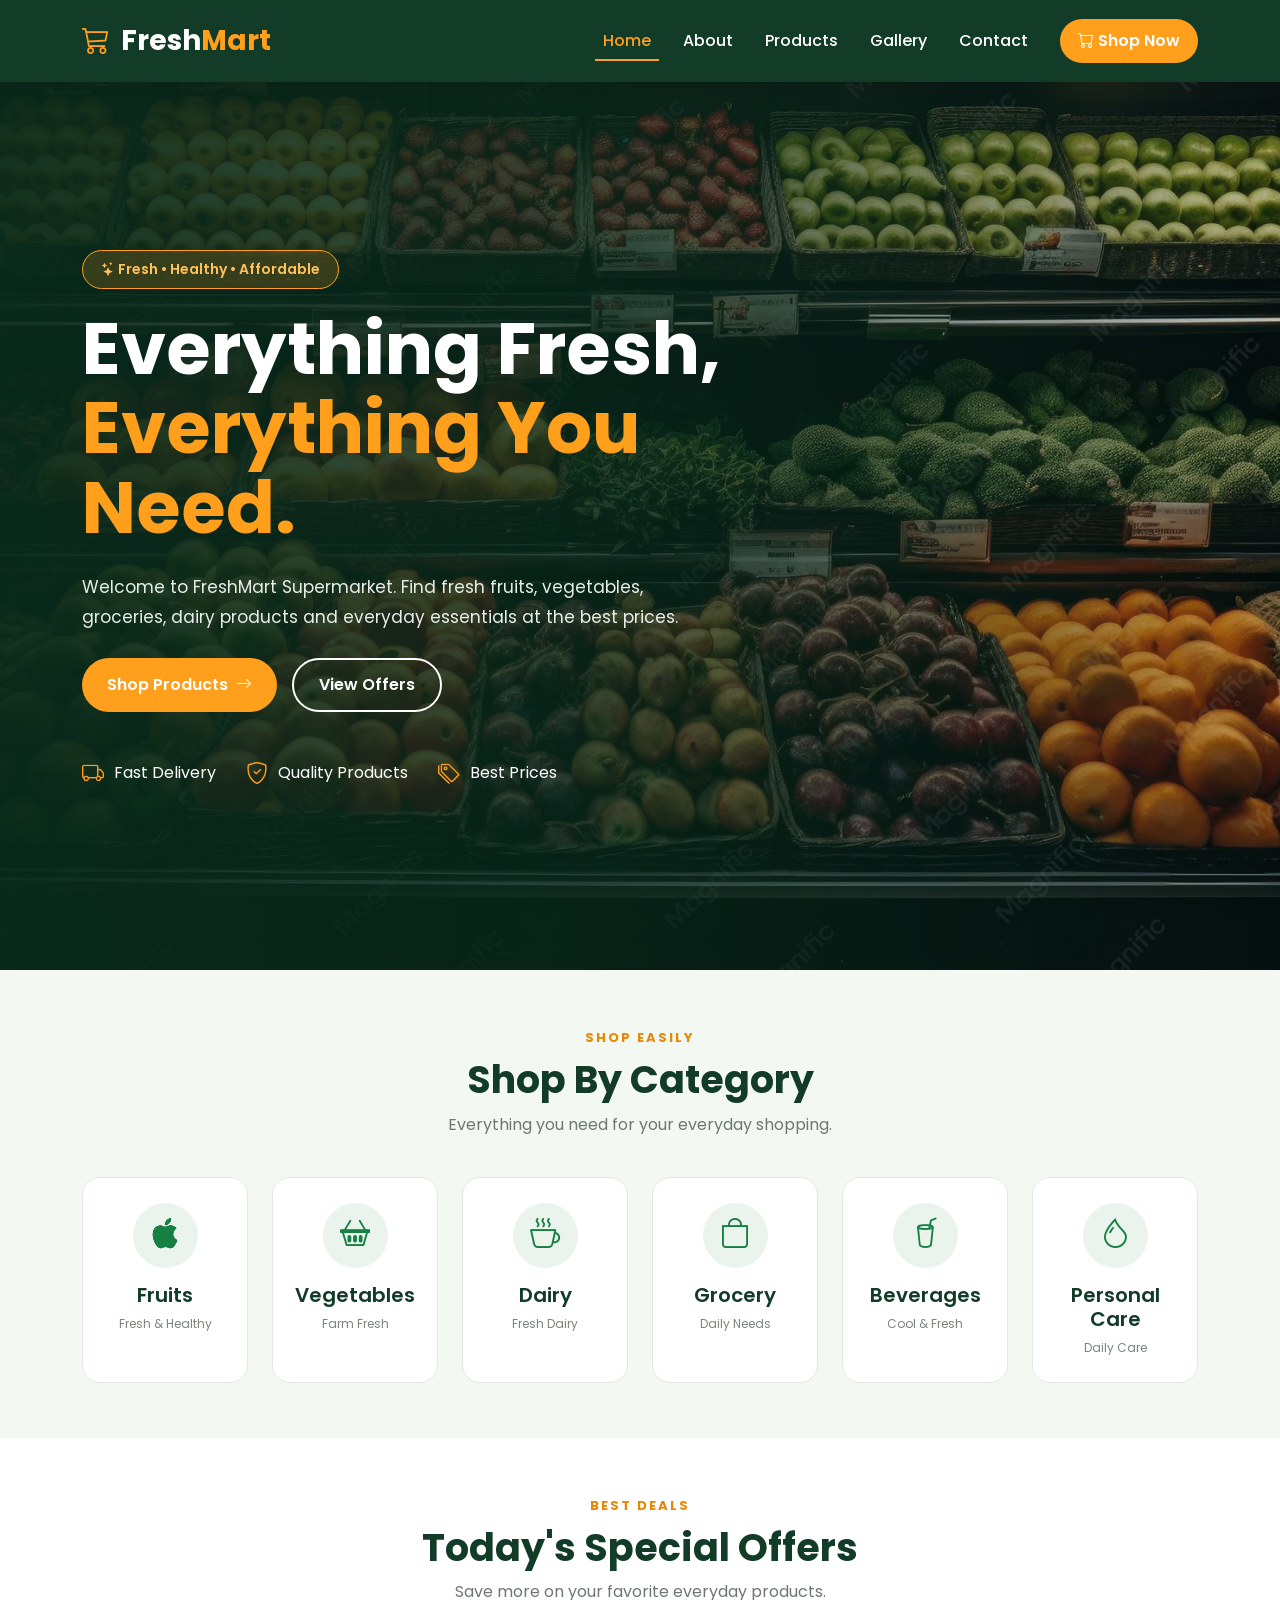
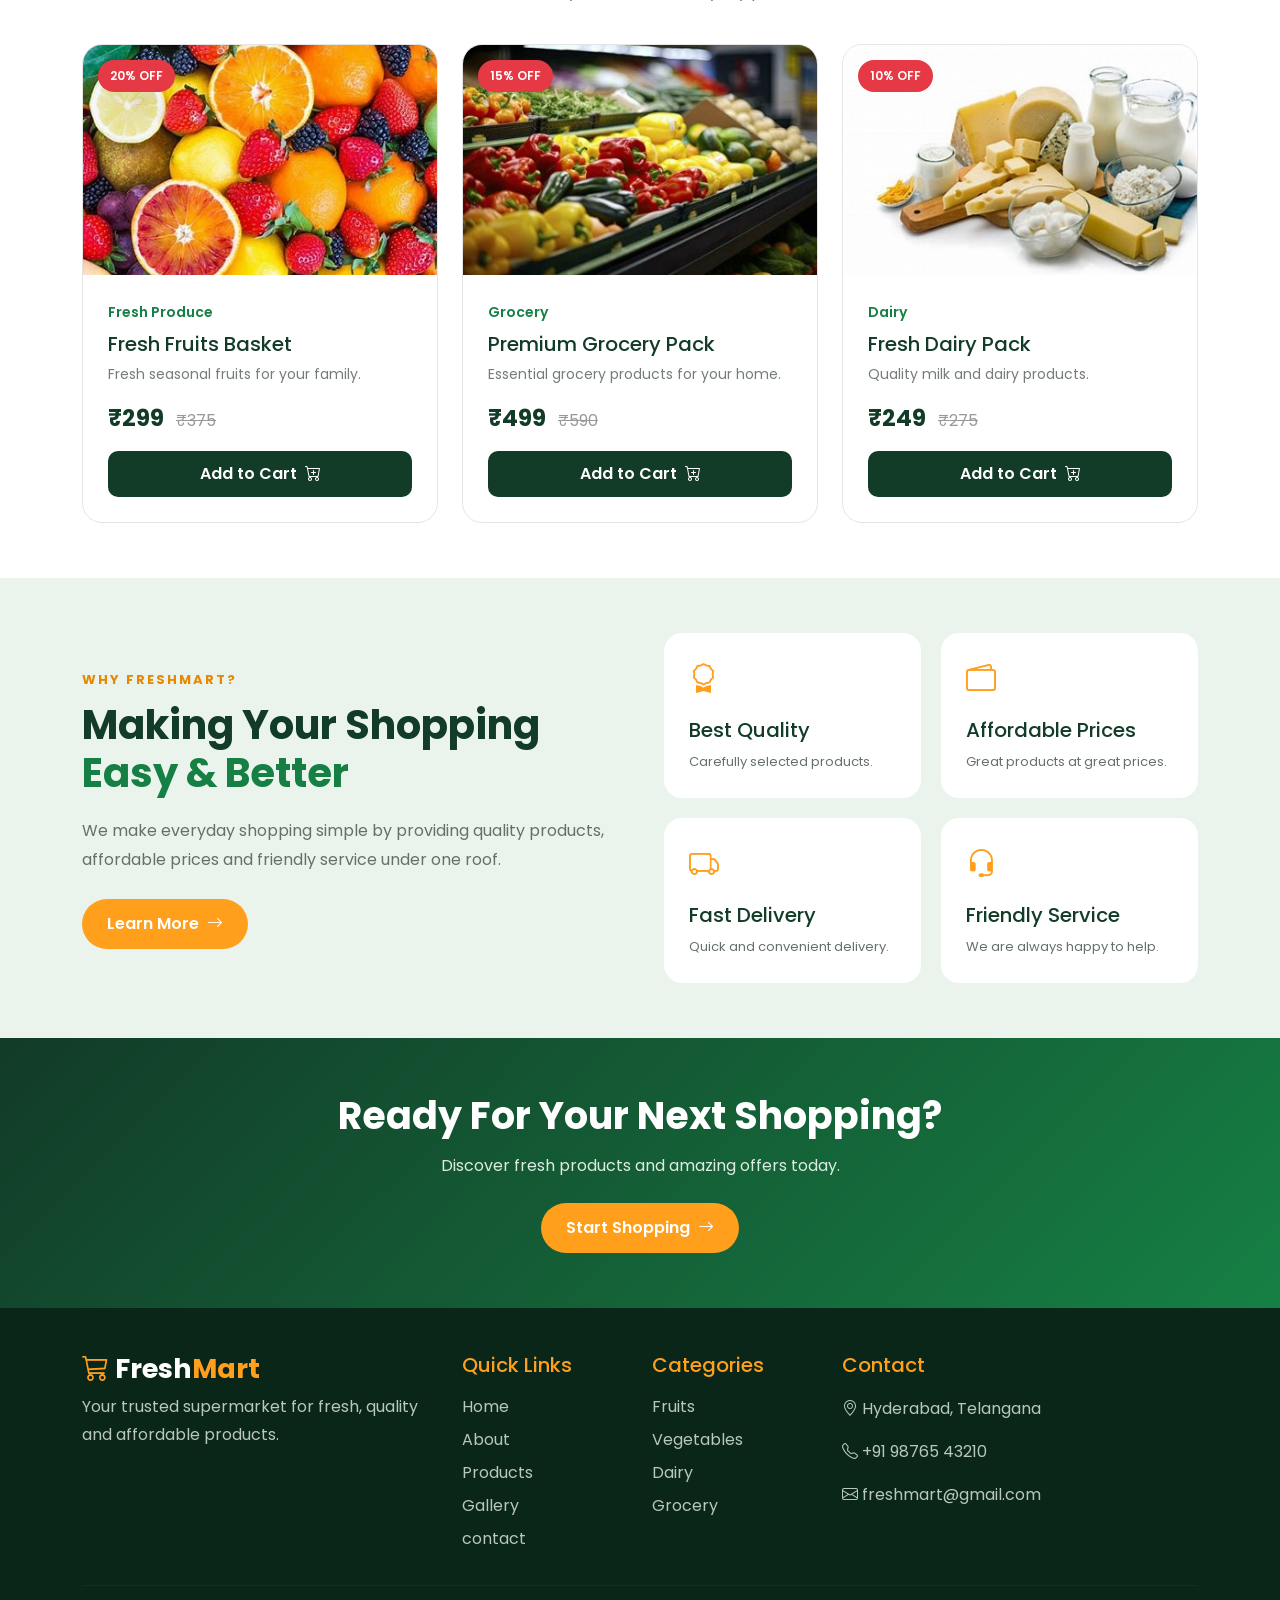
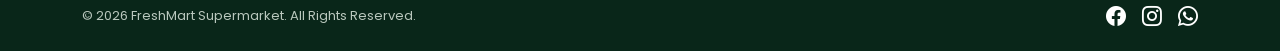
<file: assets/index.html>
<!DOCTYPE html>
<html lang="en">

<head>
    <meta charset="UTF-8">
    <meta name="viewport" content="width=device-width, initial-scale=1.0">

    <title>FreshMart Supermarket | Fresh & Quality Products</title>

    <!-- Bootstrap CSS -->
    <link
        href="https://cdn.jsdelivr.net/npm/bootstrap@5.3.3/dist/css/bootstrap.min.css"
        rel="stylesheet">

    <!-- Bootstrap Icons -->
    <link
        href="https://cdn.jsdelivr.net/npm/bootstrap-icons@1.11.3/font/bootstrap-icons.min.css"
        rel="stylesheet">

    <!-- Google Fonts -->
    <link
        href="https://fonts.googleapis.com/css2?family=Poppins:wght@300;400;500;600;700&display=swap"
        rel="stylesheet">

    <!-- Home CSS -->
    <link rel="stylesheet" href="css/index.css">
</head>

<body>

    <!-- ================= NAVBAR ================= -->
    <nav class="navbar navbar-expand-lg navbar-dark fixed-top">
        <div class="container">

            <a class="navbar-brand" href="index.html">
                <i class="bi bi-cart3"></i>
                Fresh<span>Mart</span>
            </a>

            <button class="navbar-toggler"
                type="button"
                data-bs-toggle="collapse"
                data-bs-target="#mainNavbar">
                <span class="navbar-toggler-icon"></span>
            </button>

            <div class="collapse navbar-collapse" id="mainNavbar">

                <ul class="navbar-nav ms-auto align-items-lg-center">

                    <li class="nav-item">
                        <a class="nav-link active" href="index.html">Home</a>
                    </li>

                    <li class="nav-item">
                        <a class="nav-link" href="about.html">About</a>
                    </li>

                    <li class="nav-item">
                        <a class="nav-link" href="products.html">Products</a>
                    </li>

                    <li class="nav-item">
                        <a class="nav-link" href="services.html">Gallery</a>
                    </li>

                    <li class="nav-item">
                        <a class="nav-link" href="contact.html">Contact</a>
                    </li>

                    <li class="nav-item ms-lg-3">
                        <a href="products.html" class="cart-btn">
                            <i class="bi bi-cart"></i> Shop Now
                        </a>
                    </li>

                </ul>

            </div>
        </div>
    </nav>


    <!-- ================= HERO SECTION ================= -->
    <section class="hero-section">

        <div class="hero-overlay"></div>

        <div class="container hero-content">

            <div class="row align-items-center min-vh-100">

                <div class="col-lg-7">

                    <span class="hero-tag">
                        <i class="bi bi-stars"></i>
                        Fresh • Healthy • Affordable
                    </span>

                    <h1>
                        Everything Fresh,
                        <span>Everything You Need.</span>
                    </h1>

                    <p>
                        Welcome to FreshMart Supermarket. Find fresh
                        fruits, vegetables, groceries, dairy products and
                        everyday essentials at the best prices.
                    </p>

                    <div class="hero-buttons">

                        <a href="products.html" class="btn-main">
                            Shop Products
                            <i class="bi bi-arrow-right"></i>
                        </a>

                        <a href="#offers" class="btn-outline">
                            View Offers
                        </a>

                    </div>

                    <div class="hero-features">

                        <div>
                            <i class="bi bi-truck"></i>
                            <span>Fast Delivery</span>
                        </div>

                        <div>
                            <i class="bi bi-shield-check"></i>
                            <span>Quality Products</span>
                        </div>

                        <div>
                            <i class="bi bi-tags"></i>
                            <span>Best Prices</span>
                        </div>

                    </div>

                </div>

            </div>

        </div>
    </section>


    <!-- ================= CATEGORIES ================= -->
    <section class="categories-section section-padding">

        <div class="container">

            <div class="section-heading text-center">

                <span>SHOP EASILY</span>

                <h2>Shop By Category</h2>

                <p>
                    Everything you need for your everyday shopping.
                </p>

            </div>

            <div class="row g-4 mt-3">

                <div class="col-6 col-md-4 col-lg-2">
                    <div class="category-card">
                        <div class="category-icon">
                            <i class="bi bi-apple"></i>
                        </div>
                        <h5>Fruits</h5>
                        <p>Fresh & Healthy</p>
                    </div>
                </div>

                <div class="col-6 col-md-4 col-lg-2">
                    <div class="category-card">
                        <div class="category-icon">
                            <i class="bi bi-basket2"></i>
                        </div>
                        <h5>Vegetables</h5>
                        <p>Farm Fresh</p>
                    </div>
                </div>

                <div class="col-6 col-md-4 col-lg-2">
                    <div class="category-card">
                        <div class="category-icon">
                            <i class="bi bi-cup-hot"></i>
                        </div>
                        <h5>Dairy</h5>
                        <p>Fresh Dairy</p>
                    </div>
                </div>

                <div class="col-6 col-md-4 col-lg-2">
                    <div class="category-card">
                        <div class="category-icon">
                            <i class="bi bi-bag"></i>
                        </div>
                        <h5>Grocery</h5>
                        <p>Daily Needs</p>
                    </div>
                </div>

                <div class="col-6 col-md-4 col-lg-2">
                    <div class="category-card">
                        <div class="category-icon">
                            <i class="bi bi-cup-straw"></i>
                        </div>
                        <h5>Beverages</h5>
                        <p>Cool & Fresh</p>
                    </div>
                </div>

                <div class="col-6 col-md-4 col-lg-2">
                    <div class="category-card">
                        <div class="category-icon">
                            <i class="bi bi-droplet"></i>
                        </div>
                        <h5>Personal Care</h5>
                        <p>Daily Care</p>
                    </div>
                </div>

            </div>
        </div>
    </section>


    <!-- ================= OFFERS ================= -->
    <section id="offers" class="offers-section section-padding">

        <div class="container">

            <div class="section-heading text-center">

                <span>BEST DEALS</span>

                <h2>Today's Special Offers</h2>

                <p>
                    Save more on your favorite everyday products.
                </p>

            </div>

            <div class="row g-4 mt-3">

                <!-- Product 1 -->
                <div class="col-md-6 col-lg-4">

                    <div class="product-card">

                        <div class="offer-badge">20% OFF</div>

                        <div class="product-image">
                            <img src="images/fruits.jpg"
                                alt="Fresh Fruits">
                        </div>

                        <div class="product-info">

                            <small>Fresh Produce</small>

                            <h4>Fresh Fruits Basket</h4>

                            <p>
                                Fresh seasonal fruits for your family.
                            </p>

                            <div class="price">
                                <span>₹299</span>
                                <del>₹375</del>
                            </div>

                            <a href="products.html" class="product-btn">
                                Add to Cart
                                <i class="bi bi-cart-plus"></i>
                            </a>

                        </div>
                    </div>

                </div>


                <!-- Product 2 -->
                <div class="col-md-6 col-lg-4">

                    <div class="product-card">

                        <div class="offer-badge">15% OFF</div>

                        <div class="product-image">
                            <img src="images/grocery.jpg"
                                alt="Grocery Products">
                        </div>

                        <div class="product-info">

                            <small>Grocery</small>

                            <h4>Premium Grocery Pack</h4>

                            <p>
                                Essential grocery products for your home.
                            </p>

                            <div class="price">
                                <span>₹499</span>
                                <del>₹590</del>
                            </div>

                            <a href="products.html" class="product-btn">
                                Add to Cart
                                <i class="bi bi-cart-plus"></i>
                            </a>

                        </div>
                    </div>

                </div>


                <!-- Product 3 -->
                <div class="col-md-6 col-lg-4">

                    <div class="product-card">

                        <div class="offer-badge">10% OFF</div>

                        <div class="product-image">
                            <img src="images/dairy.jpg"
                                alt="Dairy Products">
                        </div>

                        <div class="product-info">

                            <small>Dairy</small>

                            <h4>Fresh Dairy Pack</h4>

                            <p>
                                Quality milk and dairy products.
                            </p>

                            <div class="price">
                                <span>₹249</span>
                                <del>₹275</del>
                            </div>

                            <a href="products.html" class="product-btn">
                                Add to Cart
                                <i class="bi bi-cart-plus"></i>
                            </a>

                        </div>
                    </div>

                </div>

            </div>

        </div>
    </section>


    <!-- ================= WHY CHOOSE US ================= -->
    <section class="why-section section-padding">

        <div class="container">

            <div class="row align-items-center g-5">

                <div class="col-lg-6">

                    <span class="small-title">
                        WHY FRESHMART?
                    </span>

                    <h2>
                        Making Your Shopping
                        <span>Easy & Better</span>
                    </h2>

                    <p>
                        We make everyday shopping simple by providing
                        quality products, affordable prices and friendly
                        service under one roof.
                    </p>

                    <a href="about.html" class="btn-main">
                        Learn More
                        <i class="bi bi-arrow-right"></i>
                    </a>

                </div>

                <div class="col-lg-6">

                    <div class="why-grid">

                        <div class="why-card">
                            <i class="bi bi-award"></i>
                            <h5>Best Quality</h5>
                            <p>Carefully selected products.</p>
                        </div>

                        <div class="why-card">
                            <i class="bi bi-wallet2"></i>
                            <h5>Affordable Prices</h5>
                            <p>Great products at great prices.</p>
                        </div>

                        <div class="why-card">
                            <i class="bi bi-truck"></i>
                            <h5>Fast Delivery</h5>
                            <p>Quick and convenient delivery.</p>
                        </div>

                        <div class="why-card">
                            <i class="bi bi-headset"></i>
                            <h5>Friendly Service</h5>
                            <p>We are always happy to help.</p>
                        </div>

                    </div>

                </div>

            </div>

        </div>
    </section>


    <!-- ================= CTA ================= -->
    <section class="cta-section">

        <div class="container text-center">

            <h2>Ready For Your Next Shopping?</h2>

            <p>
                Discover fresh products and amazing offers today.
            </p>

            <a href="products.html" class="btn-main">
                Start Shopping
                <i class="bi bi-arrow-right"></i>
            </a>

        </div>

    </section>


    <!-- ================= FOOTER ================= -->
    <footer class="footer">

        <div class="container">


            <div class="row g-4">


                <div class="col-lg-4">

                    <h3>

                        <i class="bi bi-cart3"></i>

                        Fresh<span>Mart</span>

                    </h3>


                    <p>

                        Your trusted supermarket for fresh,
                        quality and affordable products.

                    </p>

                </div>



                <div class="col-6 col-lg-2">

                    <h5>
                        Quick Links
                    </h5>


                    <a href="index.html">
                        Home
                    </a>

                    <a href="about.html">
                        About
                    </a>

                    <a href="products.html">
                        Products
                    </a>

                    <a href="gallery.html">
                        Gallery
                    </a>
                    <a href="contact.html">
                        contact
                    </a>

                </div>



                <div class="col-6 col-lg-2">

                    <h5>
                        Categories
                    </h5>


                    <a href="#products">
                        Fruits
                    </a>

                    <a href="#products">
                        Vegetables
                    </a>

                    <a href="#products">
                        Dairy
                    </a>

                    <a href="#products">
                        Grocery
                    </a>

                </div>



                <div class="col-lg-4">

                    <h5>
                        Contact
                    </h5>


                    <p>

                        <i class="bi bi-geo-alt"></i>

                        Hyderabad, Telangana

                    </p>


                    <p>

                        <i class="bi bi-telephone"></i>

                        +91 98765 43210

                    </p>


                    <p>

                        <i class="bi bi-envelope"></i>

                        freshmart@gmail.com

                    </p>

                </div>


            </div>



            <hr>


            <div class="footer-bottom">


                <p>

                    © 2026 FreshMart Supermarket.
                    All Rights Reserved.

                </p>


                <div>

                    <i class="bi bi-facebook"></i>

                    <i class="bi bi-instagram"></i>

                    <i class="bi bi-whatsapp"></i>

                </div>


            </div>


        </div>

    </footer>
</file>
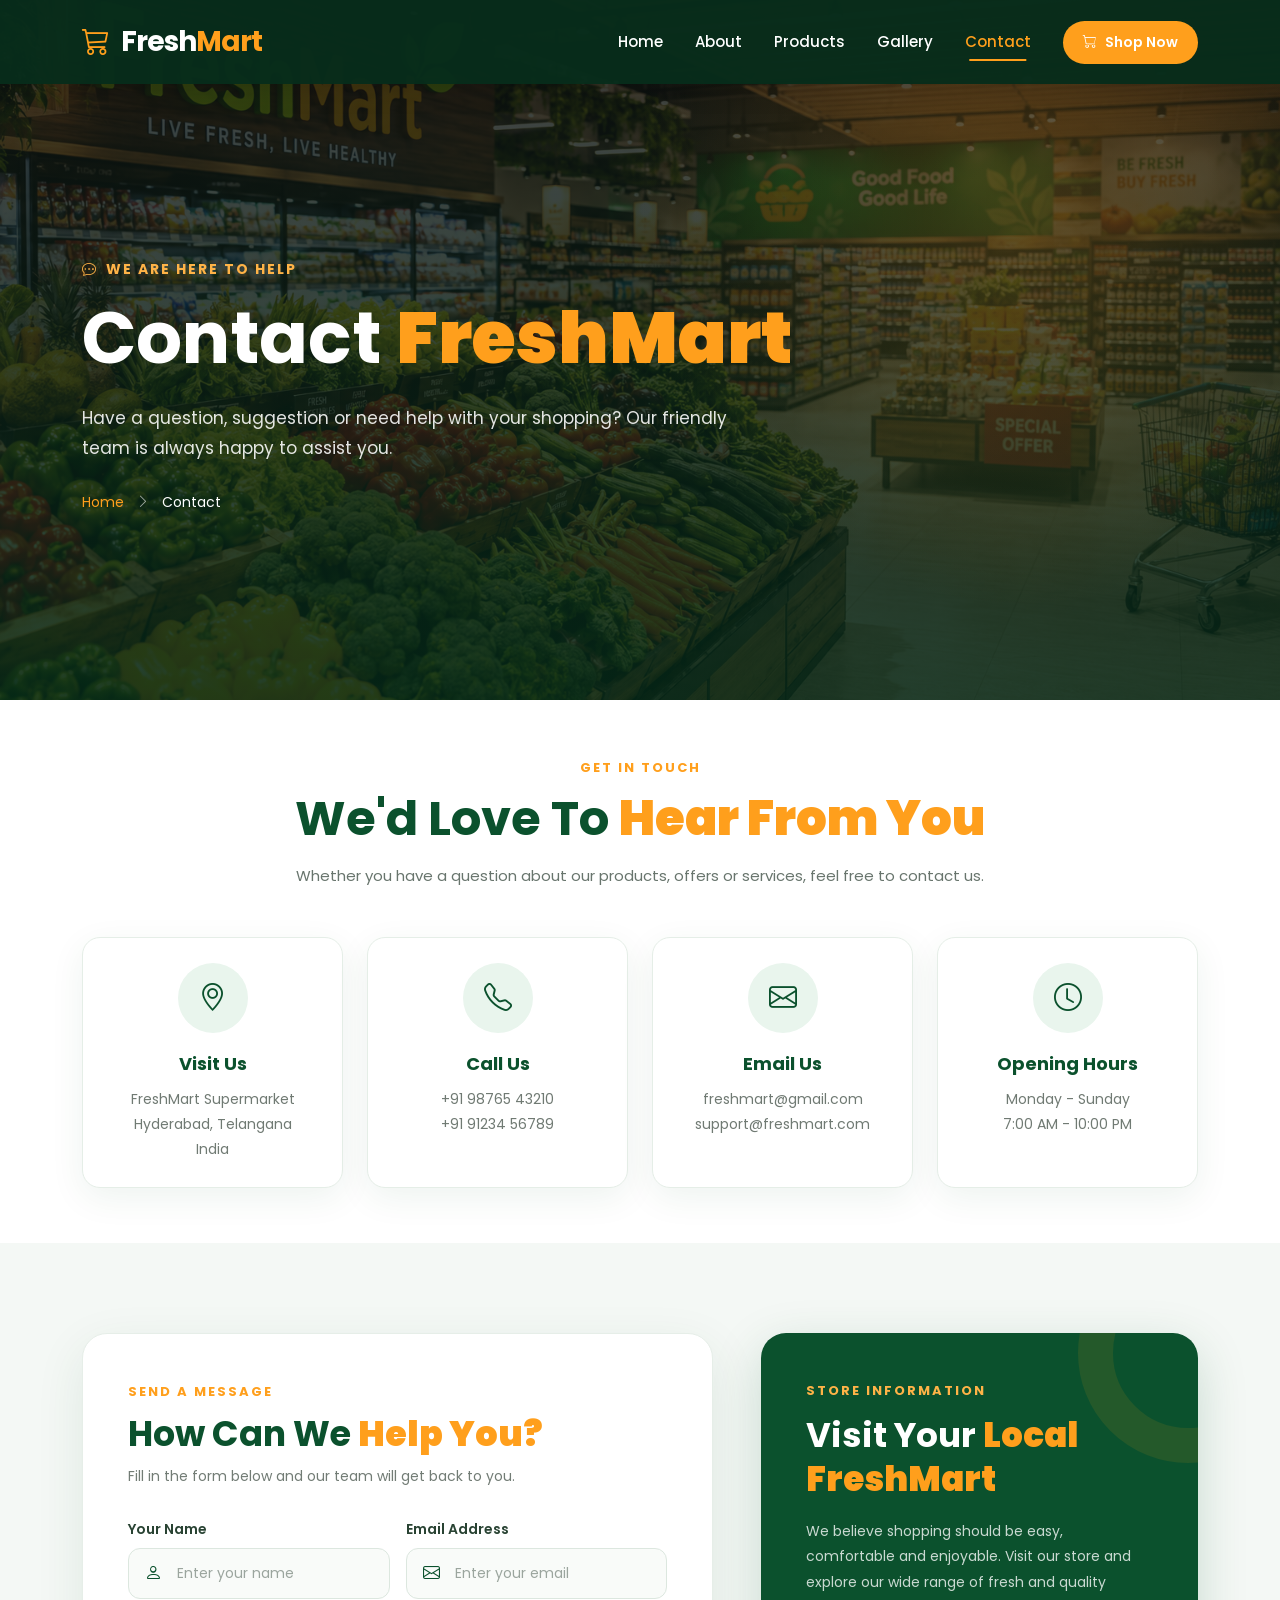
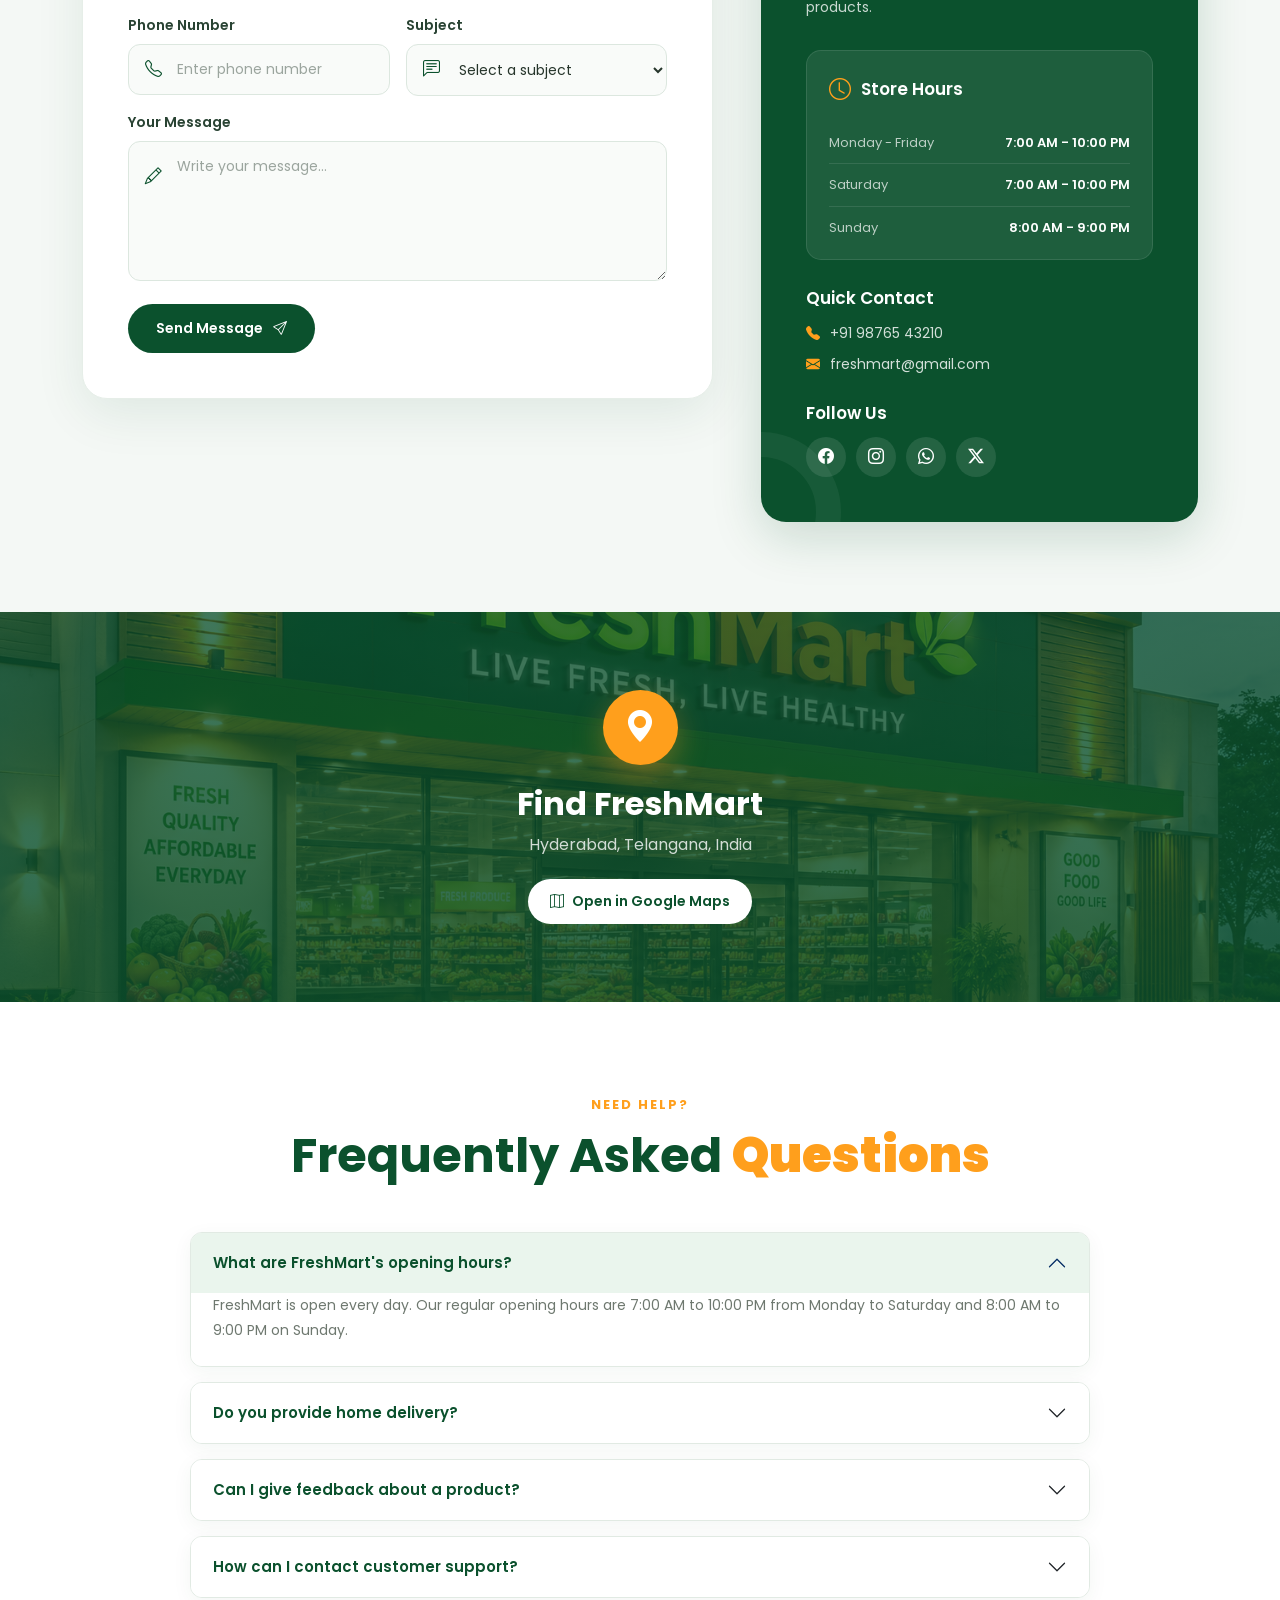
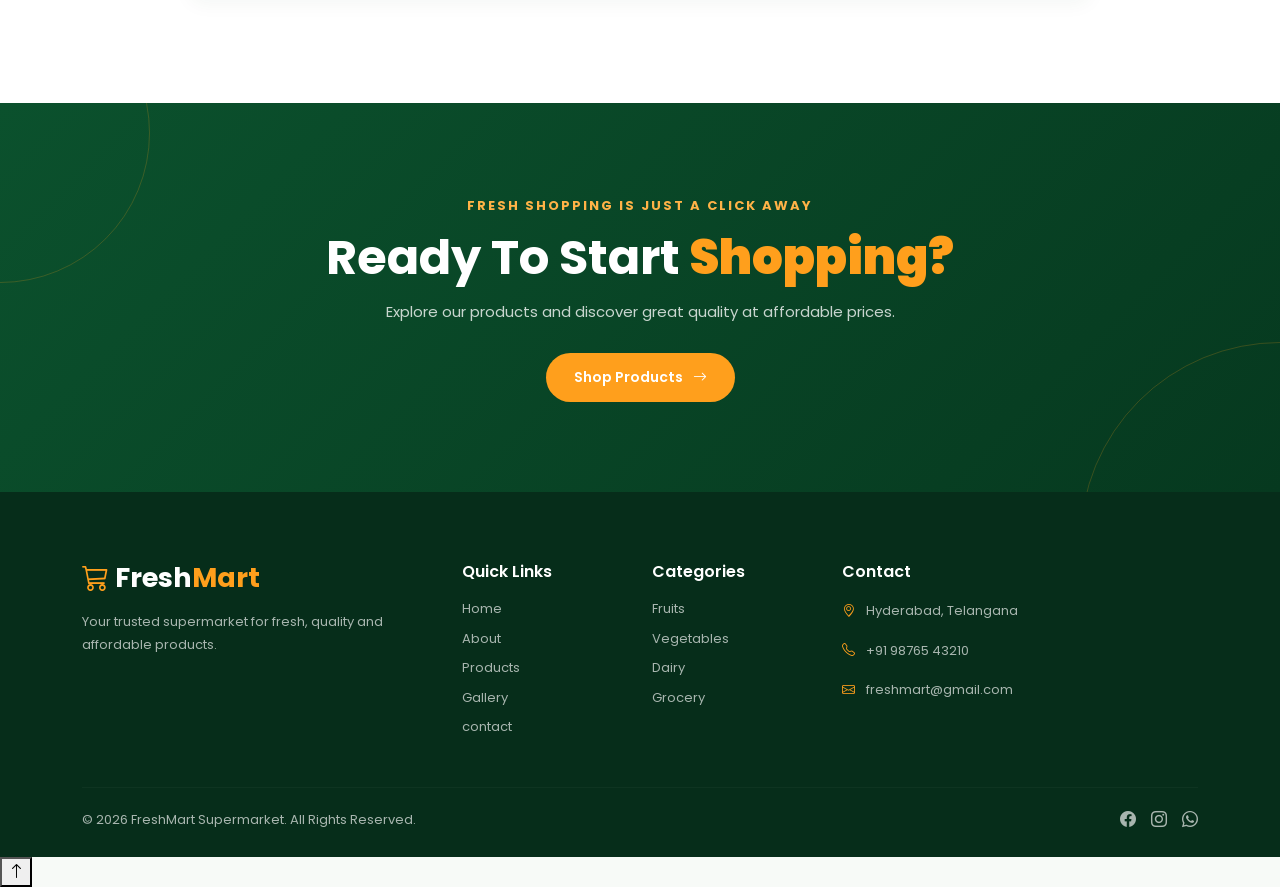
<file: assets/contact.html>
<!DOCTYPE html>
<html lang="en">

<head>

    <meta charset="UTF-8">
    <meta name="viewport" content="width=device-width, initial-scale=1.0">

    <title>Contact Us | FreshMart Supermarket</title>

    <!-- Bootstrap CSS -->
    <link
        href="https://cdn.jsdelivr.net/npm/bootstrap@5.3.3/dist/css/bootstrap.min.css"
        rel="stylesheet">

    <!-- Bootstrap Icons -->
    <link
        href="https://cdn.jsdelivr.net/npm/bootstrap-icons@1.11.3/font/bootstrap-icons.min.css"
        rel="stylesheet">

    <!-- Google Fonts -->
    <link
        href="https://fonts.googleapis.com/css2?family=Poppins:wght@300;400;500;600;700&display=swap"
        rel="stylesheet">

    <!-- Contact CSS -->
    <link rel="stylesheet" href="css/contact.css">

</head>


<body>


    <!-- =================================================
         NAVBAR
    ================================================== -->

    <nav class="navbar navbar-expand-lg navbar-dark fixed-top">

        <div class="container">

            <a class="navbar-brand" href="index.html">

                <i class="bi bi-cart3"></i>

                Fresh<span>Mart</span>

            </a>


            <button
                class="navbar-toggler"
                type="button"
                data-bs-toggle="collapse"
                data-bs-target="#mainNavbar">

                <span class="navbar-toggler-icon"></span>

            </button>


            <div
                class="collapse navbar-collapse"
                id="mainNavbar">

                <ul class="navbar-nav ms-auto align-items-lg-center">

                    <li class="nav-item">

                        <a
                            class="nav-link"
                            href="index.html">

                            Home

                        </a>

                    </li>


                    <li class="nav-item">

                        <a
                            class="nav-link"
                            href="about.html">

                            About

                        </a>

                    </li>


                    <li class="nav-item">

                        <a
                            class="nav-link"
                            href="products.html">

                            Products

                        </a>

                    </li>


                    <li class="nav-item">

                        <a
                            class="nav-link"
                            href="gallery.html">

                            Gallery

                        </a>

                    </li>


                    <li class="nav-item">

                        <a
                            class="nav-link active"
                            href="contact.html">

                            Contact

                        </a>

                    </li>


                    <li class="nav-item ms-lg-3">

                        <a
                            href="products.html"
                            class="cart-btn">

                            <i class="bi bi-cart"></i>

                            Shop Now

                        </a>

                    </li>

                </ul>

            </div>

        </div>

    </nav>



    <!-- =================================================
         CONTACT HERO
    ================================================== -->

    <section class="contact-hero">

        <div class="contact-overlay"></div>

        <div class="container">

            <div class="contact-hero-content">

                <span>

                    <i class="bi bi-chat-dots"></i>

                    WE ARE HERE TO HELP

                </span>


                <h1>

                    Contact
                    <strong>FreshMart</strong>

                </h1>


                <p>

                    Have a question, suggestion or need help
                    with your shopping? Our friendly team is
                    always happy to assist you.

                </p>


                <div class="breadcrumb-area">

                    <a href="index.html">

                        Home

                    </a>

                    <i class="bi bi-chevron-right"></i>

                    <span>

                        Contact

                    </span>

                </div>

            </div>

        </div>

    </section>



    <!-- =================================================
         CONTACT INFORMATION
    ================================================== -->

    <section class="contact-info-section section-padding">

        <div class="container">

            <div class="section-heading text-center">

                <span>

                    GET IN TOUCH

                </span>


                <h2>

                    We'd Love To
                    <strong>Hear From You</strong>

                </h2>


                <p>

                    Whether you have a question about our products,
                    offers or services, feel free to contact us.

                </p>

            </div>


            <div class="row g-4 mt-4">


                <!-- ADDRESS -->

                <div class="col-md-6 col-lg-3">

                    <div class="contact-card">

                        <div class="contact-icon">

                            <i class="bi bi-geo-alt"></i>

                        </div>


                        <h5>

                            Visit Us

                        </h5>


                        <p>

                            FreshMart Supermarket<br>

                            Hyderabad, Telangana<br>

                            India

                        </p>

                    </div>

                </div>



                <!-- PHONE -->

                <div class="col-md-6 col-lg-3">

                    <div class="contact-card">

                        <div class="contact-icon">

                            <i class="bi bi-telephone"></i>

                        </div>


                        <h5>

                            Call Us

                        </h5>


                        <p>

                            +91 98765 43210<br>

                            +91 91234 56789

                        </p>

                    </div>

                </div>



                <!-- EMAIL -->

                <div class="col-md-6 col-lg-3">

                    <div class="contact-card">

                        <div class="contact-icon">

                            <i class="bi bi-envelope"></i>

                        </div>


                        <h5>

                            Email Us

                        </h5>


                        <p>

                            freshmart@gmail.com<br>

                            support@freshmart.com

                        </p>

                    </div>

                </div>



                <!-- HOURS -->

                <div class="col-md-6 col-lg-3">

                    <div class="contact-card">

                        <div class="contact-icon">

                            <i class="bi bi-clock"></i>

                        </div>


                        <h5>

                            Opening Hours

                        </h5>


                        <p>

                            Monday - Sunday<br>

                            7:00 AM - 10:00 PM

                        </p>

                    </div>

                </div>

            </div>

        </div>

    </section>



    <!-- =================================================
         CONTACT FORM + STORE HOURS
    ================================================== -->

    <section class="contact-main section-padding">

        <div class="container">

            <div class="row g-5 align-items-start">


                <!-- CONTACT FORM -->

                <div class="col-lg-7">

                    <div class="contact-form-card">

                        <div class="form-heading">

                            <span>

                                SEND A MESSAGE

                            </span>


                            <h2>

                                How Can We
                                <strong>Help You?</strong>

                            </h2>


                            <p>

                                Fill in the form below and our
                                team will get back to you.

                            </p>

                        </div>


                        <form
                            id="contactForm"
                            class="contact-form">


                            <div class="row g-3">


                                <!-- NAME -->

                                <div class="col-md-6">

                                    <label for="name">

                                        Your Name

                                    </label>

                                    <div class="input-box">

                                        <i class="bi bi-person"></i>

                                        <input
                                            type="text"
                                            id="name"
                                            name="name"
                                            placeholder="Enter your name"
                                            required>

                                    </div>

                                </div>



                                <!-- EMAIL -->

                                <div class="col-md-6">

                                    <label for="email">

                                        Email Address

                                    </label>

                                    <div class="input-box">

                                        <i class="bi bi-envelope"></i>

                                        <input
                                            type="email"
                                            id="email"
                                            name="email"
                                            placeholder="Enter your email"
                                            required>

                                    </div>

                                </div>



                                <!-- PHONE -->

                                <div class="col-md-6">

                                    <label for="phone">

                                        Phone Number

                                    </label>

                                    <div class="input-box">

                                        <i class="bi bi-telephone"></i>

                                        <input
                                            type="tel"
                                            id="phone"
                                            name="phone"
                                            placeholder="Enter phone number"
                                            required>

                                    </div>

                                </div>



                                <!-- SUBJECT -->

                                <div class="col-md-6">

                                    <label for="subject">

                                        Subject

                                    </label>

                                    <div class="input-box">

                                        <i class="bi bi-chat-left-text"></i>

                                        <select
                                            id="subject"
                                            name="subject"
                                            required>

                                            <option
                                                value=""
                                                selected
                                                disabled>

                                                Select a subject

                                            </option>

                                            <option>

                                                Product Enquiry

                                            </option>

                                            <option>

                                                Order Support

                                            </option>

                                            <option>

                                                Feedback

                                            </option>

                                            <option>

                                                General Enquiry

                                            </option>

                                        </select>

                                    </div>

                                </div>



                                <!-- MESSAGE -->

                                <div class="col-12">

                                    <label for="message">

                                        Your Message

                                    </label>

                                    <div class="input-box textarea-box">

                                        <i class="bi bi-pencil"></i>

                                        <textarea
                                            id="message"
                                            name="message"
                                            rows="5"
                                            placeholder="Write your message..."
                                            required></textarea>

                                    </div>

                                </div>



                                <!-- BUTTON -->

                                <div class="col-12">

                                    <button
                                        type="submit"
                                        class="submit-btn">

                                        Send Message

                                        <i class="bi bi-send"></i>

                                    </button>

                                </div>

                            </div>

                        </form>


                        <!-- SUCCESS MESSAGE -->

                        <div
                            id="formMessage"
                            class="form-message">

                            <i class="bi bi-check-circle-fill"></i>

                            Thank you! Your message has been
                            received successfully.

                        </div>

                    </div>

                </div>



                <!-- STORE INFORMATION -->

                <div class="col-lg-5">

                    <div class="store-info">


                        <span class="small-title">

                            STORE INFORMATION

                        </span>


                        <h2>

                            Visit Your
                            <strong>Local FreshMart</strong>

                        </h2>


                        <p>

                            We believe shopping should be easy,
                            comfortable and enjoyable. Visit our
                            store and explore our wide range of
                            fresh and quality products.

                        </p>


                        <!-- HOURS -->

                        <div class="hours-box">

                            <div class="hours-title">

                                <i class="bi bi-clock"></i>

                                <h5>

                                    Store Hours

                                </h5>

                            </div>


                            <div class="hours-row">

                                <span>

                                    Monday - Friday

                                </span>

                                <strong>

                                    7:00 AM - 10:00 PM

                                </strong>

                            </div>


                            <div class="hours-row">

                                <span>

                                    Saturday

                                </span>

                                <strong>

                                    7:00 AM - 10:00 PM

                                </strong>

                            </div>


                            <div class="hours-row">

                                <span>

                                    Sunday

                                </span>

                                <strong>

                                    8:00 AM - 9:00 PM

                                </strong>

                            </div>

                        </div>


                        <!-- QUICK CONTACT -->

                        <div class="quick-contact">

                            <h5>

                                Quick Contact

                            </h5>


                            <a href="tel:+919876543210">

                                <i class="bi bi-telephone-fill"></i>

                                +91 98765 43210

                            </a>


                            <a href="mailto:freshmart@gmail.com">

                                <i class="bi bi-envelope-fill"></i>

                                freshmart@gmail.com

                            </a>

                        </div>


                        <!-- SOCIAL -->

                        <div class="social-area">

                            <h5>

                                Follow Us

                            </h5>


                            <div class="social-links">

                                <a href="#">

                                    <i class="bi bi-facebook"></i>

                                </a>


                                <a href="#">

                                    <i class="bi bi-instagram"></i>

                                </a>


                                <a href="#">

                                    <i class="bi bi-whatsapp"></i>

                                </a>


                                <a href="#">

                                    <i class="bi bi-twitter-x"></i>

                                </a>

                            </div>

                        </div>

                    </div>

                </div>

            </div>

        </div>

    </section>



    <!-- =================================================
         MAP SECTION
    ================================================== -->

    <section class="map-section">

        <div class="container-fluid p-0">

            <div class="map-placeholder">

                <div class="map-content">

                    <div class="map-icon">

                        <i class="bi bi-geo-alt-fill"></i>

                    </div>


                    <h3>

                        Find FreshMart

                    </h3>


                    <p>

                        Hyderabad, Telangana, India

                    </p>


                    <a
                        href="https://www.google.com/maps/search/?api=1&query=Hyderabad%2C%20Telangana"
                        target="_blank"
                        class="map-btn">

                        <i class="bi bi-map"></i>

                        Open in Google Maps

                    </a>

                </div>

            </div>

        </div>

    </section>



    <!-- =================================================
         FAQ / HELP SECTION
    ================================================== -->

    <section class="help-section section-padding">

        <div class="container">

            <div class="section-heading text-center">

                <span>

                    NEED HELP?

                </span>


                <h2>

                    Frequently Asked
                    <strong>Questions</strong>

                </h2>

            </div>


            <div
                class="accordion faq-accordion mt-5"
                id="faqAccordion">


                <!-- FAQ 1 -->

                <div class="accordion-item">

                    <h2 class="accordion-header">

                        <button
                            class="accordion-button"
                            type="button"
                            data-bs-toggle="collapse"
                            data-bs-target="#faqOne">

                            What are FreshMart's opening hours?

                        </button>

                    </h2>


                    <div
                        id="faqOne"
                        class="accordion-collapse collapse show"
                        data-bs-parent="#faqAccordion">

                        <div class="accordion-body">

                            FreshMart is open every day.
                            Our regular opening hours are
                            7:00 AM to 10:00 PM from Monday
                            to Saturday and 8:00 AM to 9:00 PM
                            on Sunday.

                        </div>

                    </div>

                </div>



                <!-- FAQ 2 -->

                <div class="accordion-item">

                    <h2 class="accordion-header">

                        <button
                            class="accordion-button collapsed"
                            type="button"
                            data-bs-toggle="collapse"
                            data-bs-target="#faqTwo">

                            Do you provide home delivery?

                        </button>

                    </h2>


                    <div
                        id="faqTwo"
                        class="accordion-collapse collapse"
                        data-bs-parent="#faqAccordion">

                        <div class="accordion-body">

                            Yes. FreshMart provides convenient
                            local delivery for selected orders
                            and locations.

                        </div>

                    </div>

                </div>



                <!-- FAQ 3 -->

                <div class="accordion-item">

                    <h2 class="accordion-header">

                        <button
                            class="accordion-button collapsed"
                            type="button"
                            data-bs-toggle="collapse"
                            data-bs-target="#faqThree">

                            Can I give feedback about a product?

                        </button>

                    </h2>


                    <div
                        id="faqThree"
                        class="accordion-collapse collapse"
                        data-bs-parent="#faqAccordion">

                        <div class="accordion-body">

                            Absolutely. We value customer feedback.
                            You can use the contact form above to
                            send us your suggestions or feedback.

                        </div>

                    </div>

                </div>



                <!-- FAQ 4 -->

                <div class="accordion-item">

                    <h2 class="accordion-header">

                        <button
                            class="accordion-button collapsed"
                            type="button"
                            data-bs-toggle="collapse"
                            data-bs-target="#faqFour">

                            How can I contact customer support?

                        </button>

                    </h2>


                    <div
                        id="faqFour"
                        class="accordion-collapse collapse"
                        data-bs-parent="#faqAccordion">

                        <div class="accordion-body">

                            You can contact our team by phone,
                            email or through the contact form.
                            We are happy to help with your
                            questions and concerns.

                        </div>

                    </div>

                </div>

            </div>

        </div>

    </section>



    <!-- =================================================
         CTA
    ================================================== -->

    <section class="contact-cta">

        <div class="container text-center">

            <span>

                FRESH SHOPPING IS JUST A CLICK AWAY

            </span>


            <h2>

                Ready To Start
                <strong>Shopping?</strong>

            </h2>


            <p>

                Explore our products and discover great
                quality at affordable prices.

            </p>


            <a
                href="products.html"
                class="btn-main">

                Shop Products

                <i class="bi bi-arrow-right"></i>

            </a>

        </div>

    </section>



    <!-- =================================================
         FOOTER
    ================================================== -->

    <footer class="footer">

        <div class="container">

            <div class="row g-4">


                <div class="col-lg-4">

                    <h3>

                        <i class="bi bi-cart3"></i>

                        Fresh<span>Mart</span>

                    </h3>


                    <p>

                        Your trusted supermarket for fresh,
                        quality and affordable products.

                    </p>

                </div>



                <div class="col-6 col-lg-2">

                    <h5>

                        Quick Links

                    </h5>


                    <a href="index.html">

                        Home

                    </a>


                    <a href="about.html">

                        About

                    </a>


                    <a href="products.html">

                        Products

                    </a>


                    <a href="gallery.html">

                        Gallery

                    </a>
                     <a href="contact.html">
                       contact

                    </a>

                </div>



                <div class="col-6 col-lg-2">

                    <h5>

                        Categories

                    </h5>


                    <a href="products.html">

                        Fruits

                    </a>


                    <a href="products.html">

                        Vegetables

                    </a>


                    <a href="products.html">

                        Dairy

                    </a>


                    <a href="products.html">

                        Grocery

                    </a>

                </div>



                <div class="col-lg-4">

                    <h5>

                        Contact

                    </h5>


                    <p>

                        <i class="bi bi-geo-alt"></i>

                        Hyderabad, Telangana

                    </p>


                    <p>

                        <i class="bi bi-telephone"></i>

                        +91 98765 43210

                    </p>


                    <p>

                        <i class="bi bi-envelope"></i>

                        freshmart@gmail.com

                    </p>

                </div>

            </div>


            <hr>


            <div class="footer-bottom">

                <p>

                    © 2026 FreshMart Supermarket.
                    All Rights Reserved.

                </p>


                <div>

                    <i class="bi bi-facebook"></i>

                    <i class="bi bi-instagram"></i>

                    <i class="bi bi-whatsapp"></i>

                </div>

            </div>

        </div>

    </footer>



    <!-- =================================================
         BOOTSTRAP JS
    ================================================== -->

    <script
        src="https://cdn.jsdelivr.net/npm/bootstrap@5.3.3/dist/js/bootstrap.bundle.min.js">
    </script>


    <!-- COMMON JAVASCRIPT -->

    <script src="js/script.js"></script>


    <!-- CONTACT FORM JS -->

    <script>

        document.addEventListener(
            "DOMContentLoaded",
            function () {

                const contactForm =
                    document.getElementById("contactForm");

                const formMessage =
                    document.getElementById("formMessage");


                if (contactForm) {

                    contactForm.addEventListener(
                        "submit",
                        function (event) {

                            event.preventDefault();


                            if (
                                contactForm.checkValidity()
                            ) {

                                formMessage.classList.add(
                                    "show"
                                );

                                contactForm.reset();


                                setTimeout(
                                    function () {

                                        formMessage.classList.remove(
                                            "show"
                                        );

                                    },
                                    5000
                                );

                            } else {

                                contactForm.classList.add(
                                    "was-validated"
                                );

                            }

                        }
                    );

                }

            }
        );

    </script>


</body>

</html>
</file>
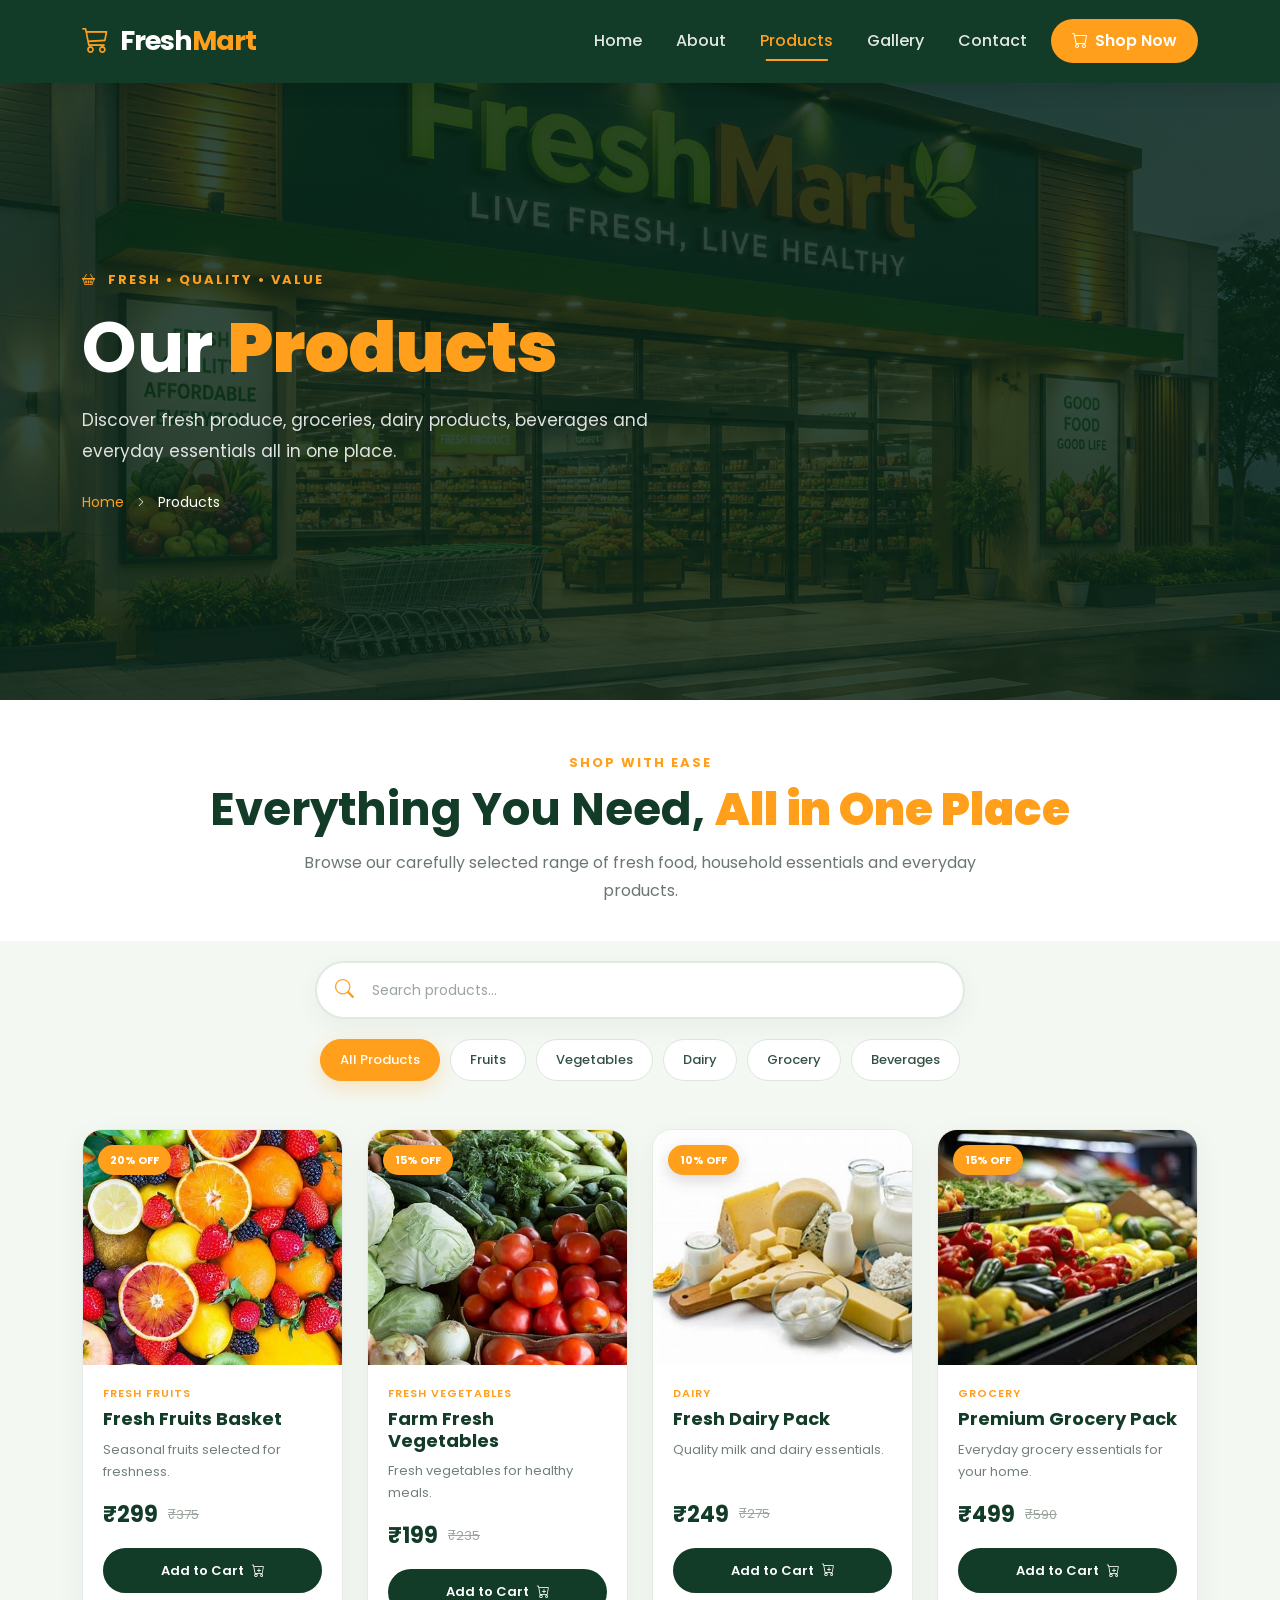
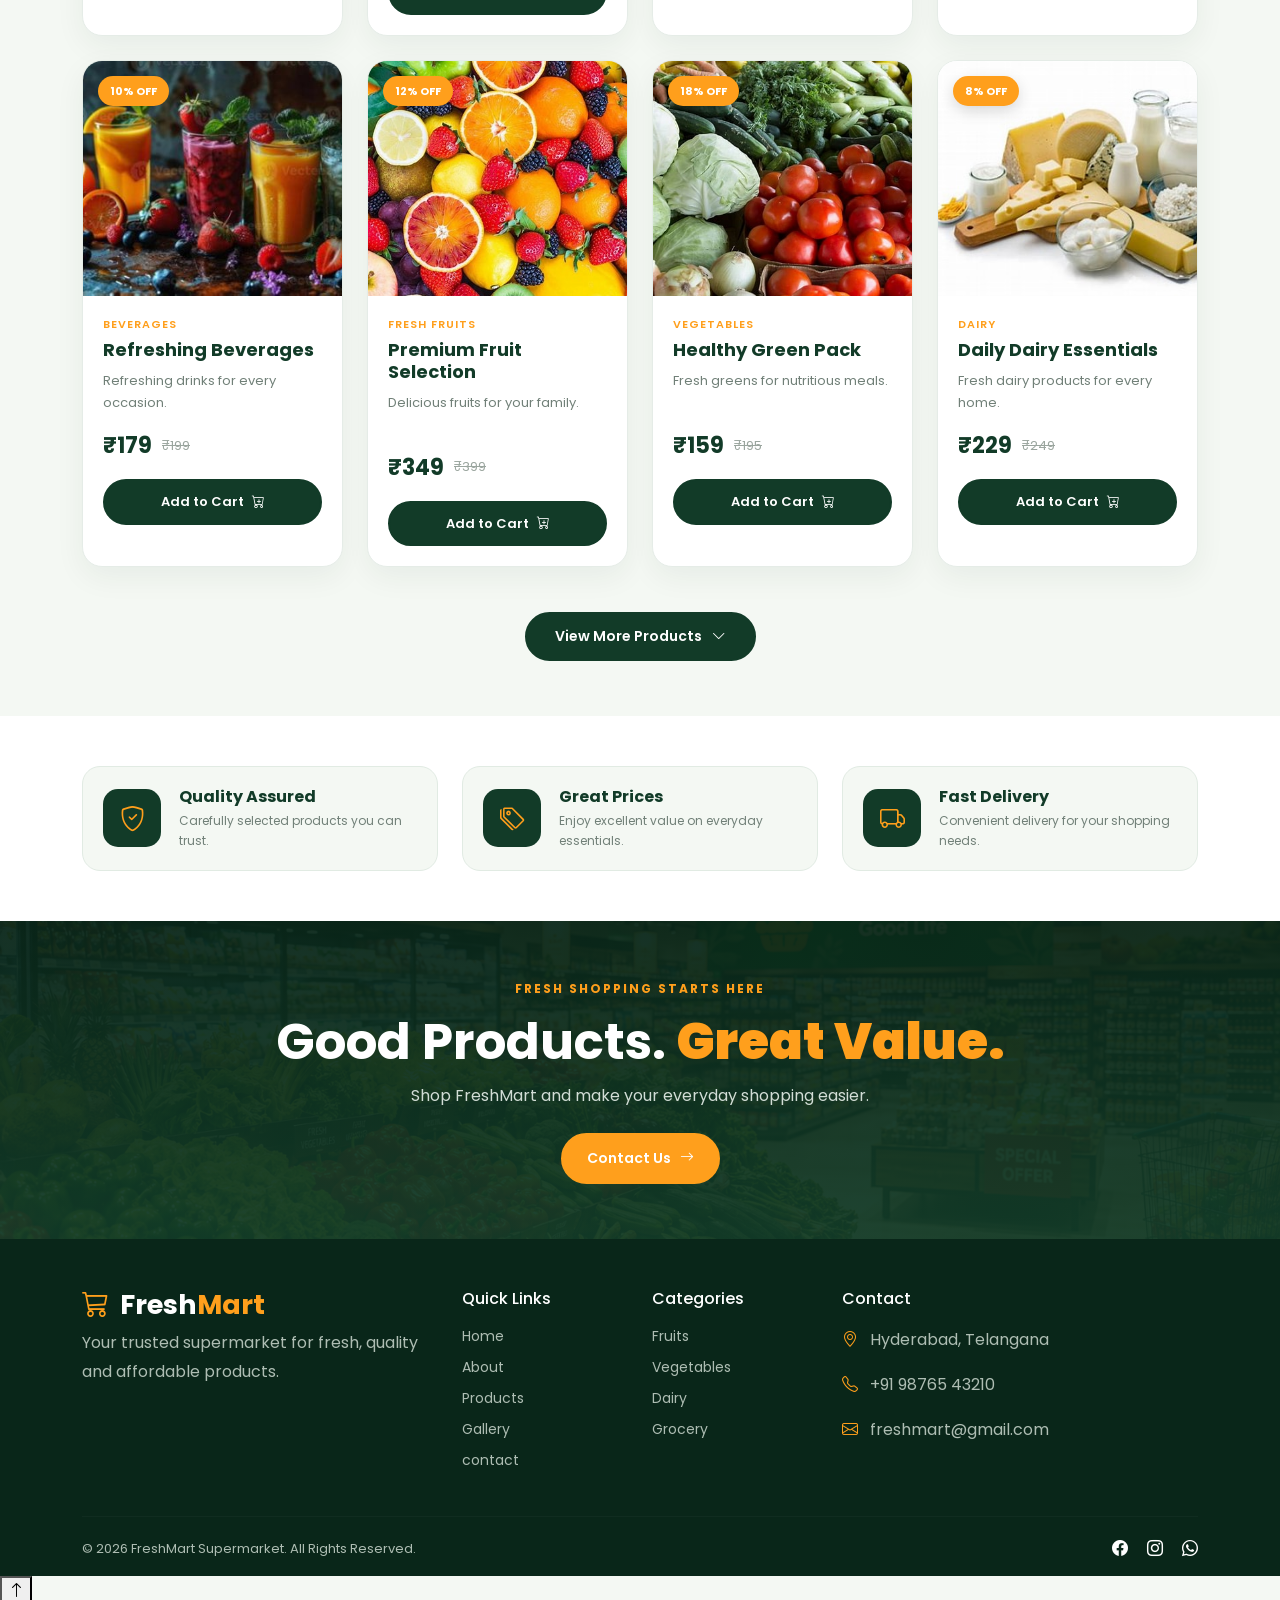
<file: assets/products.html>
<!DOCTYPE html>
<html lang="en">

<head>

    <meta charset="UTF-8">
    <meta name="viewport" content="width=device-width, initial-scale=1.0">

    <title>Products | FreshMart Supermarket</title>

    <!-- Bootstrap CSS -->
    <link
        href="https://cdn.jsdelivr.net/npm/bootstrap@5.3.3/dist/css/bootstrap.min.css"
        rel="stylesheet">

    <!-- Bootstrap Icons -->
    <link
        href="https://cdn.jsdelivr.net/npm/bootstrap-icons@1.11.3/font/bootstrap-icons.min.css"
        rel="stylesheet">

    <!-- Google Fonts -->
    <link
        href="https://fonts.googleapis.com/css2?family=Poppins:wght@300;400;500;600;700&display=swap"
        rel="stylesheet">

    <!-- Products CSS -->
    <link rel="stylesheet" href="css/products.css">

</head>


<body>


    <!-- =====================================================
         NAVBAR
    ====================================================== -->

    <nav class="navbar navbar-expand-lg navbar-dark fixed-top">

        <div class="container">

            <a class="navbar-brand" href="index.html">

                <i class="bi bi-cart3"></i>

                Fresh<span>Mart</span>

            </a>


            <button
                class="navbar-toggler"
                type="button"
                data-bs-toggle="collapse"
                data-bs-target="#mainNavbar">

                <span class="navbar-toggler-icon"></span>

            </button>


            <div
                class="collapse navbar-collapse"
                id="mainNavbar">

                <ul class="navbar-nav ms-auto align-items-lg-center">


                    <li class="nav-item">

                        <a
                            class="nav-link"
                            href="index.html">

                            Home

                        </a>

                    </li>


                    <li class="nav-item">

                        <a
                            class="nav-link"
                            href="about.html">

                            About

                        </a>

                    </li>


                    <li class="nav-item">

                        <a
                            class="nav-link active"
                            href="products.html">

                            Products

                        </a>

                    </li>


                    <li class="nav-item">

                        <a
                            class="nav-link"
                            href="gallery.html">

                            Gallery

                        </a>

                    </li>


                    <li class="nav-item">

                        <a
                            class="nav-link"
                            href="contact.html">

                            Contact

                        </a>

                    </li>


                    <li class="nav-item ms-lg-3">

                        <a
                            href="#products"
                            class="cart-btn">

                            <i class="bi bi-cart"></i>

                            Shop Now

                        </a>

                    </li>


                </ul>

            </div>

        </div>

    </nav>



    <!-- =====================================================
         PAGE HERO
    ====================================================== -->

    <section class="products-hero">

        <div class="products-overlay"></div>

        <div class="container">

            <div class="products-hero-content">


                <span>

                    <i class="bi bi-basket2"></i>

                    FRESH • QUALITY • VALUE

                </span>


                <h1>

                    Our <strong>Products</strong>

                </h1>


                <p>

                    Discover fresh produce, groceries, dairy products,
                    beverages and everyday essentials all in one place.

                </p>


                <div class="breadcrumb-area">

                    <a href="index.html">

                        Home

                    </a>


                    <i class="bi bi-chevron-right"></i>


                    <span>

                        Products

                    </span>

                </div>


            </div>

        </div>

    </section>



    <!-- =====================================================
         PRODUCT INTRO
    ====================================================== -->

    <section class="product-intro section-padding">

        <div class="container">

            <div class="section-heading text-center">


                <span>

                    SHOP WITH EASE

                </span>


                <h2>

                    Everything You Need,

                    <strong>
                        All in One Place
                    </strong>

                </h2>


                <p>

                    Browse our carefully selected range of fresh food,
                    household essentials and everyday products.

                </p>


            </div>

        </div>

    </section>



    <!-- =====================================================
         PRODUCTS SECTION
    ====================================================== -->

    <section
        class="products-section"
        id="products">

        <div class="container">


            <!-- SEARCH -->

            <div class="product-search">

                <div class="search-box">

                    <i class="bi bi-search"></i>

                    <input
                        type="text"
                        id="productSearch"
                        placeholder="Search products...">

                </div>

            </div>



            <!-- CATEGORY FILTER -->

            <div class="category-filter text-center">


                <button
                    class="filter-btn active"
                    data-filter="all">

                    All Products

                </button>


                <button
                    class="filter-btn"
                    data-filter="fruits">

                    Fruits

                </button>


                <button
                    class="filter-btn"
                    data-filter="vegetables">

                    Vegetables

                </button>


                <button
                    class="filter-btn"
                    data-filter="dairy">

                    Dairy

                </button>


                <button
                    class="filter-btn"
                    data-filter="grocery">

                    Grocery

                </button>


                <button
                    class="filter-btn"
                    data-filter="beverages">

                    Beverages

                </button>


            </div>



            <!-- =================================================
                 PRODUCT GRID
            ================================================== -->

            <div
                class="row g-4 mt-4"
                id="productGrid">


                <!-- =================================================
                     PRODUCT 1
                ================================================== -->

                <div
                    class="col-sm-6 col-lg-4 col-xl-3 product-item"
                    data-category="fruits">

                    <div class="product-card">


                        <div class="product-image">

                            <span class="offer-badge">

                                20% OFF

                            </span>


                            <img
                                src="images/fruits.jpg"
                                alt="Fresh Fruits">

                        </div>


                        <div class="product-info">

                            <small>
                                Fresh Fruits
                            </small>


                            <h4>
                                Fresh Fruits Basket
                            </h4>


                            <p>
                                Seasonal fruits selected for freshness.
                            </p>


                            <div class="product-price">

                                <strong>
                                    ₹299
                                </strong>

                                <del>
                                    ₹375
                                </del>

                            </div>


                            <button class="product-btn">

                                Add to Cart

                                <i class="bi bi-cart-plus"></i>

                            </button>

                        </div>

                    </div>

                </div>



                <!-- =================================================
                     PRODUCT 2
                ================================================== -->

                <div
                    class="col-sm-6 col-lg-4 col-xl-3 product-item"
                    data-category="vegetables">

                    <div class="product-card">


                        <div class="product-image">

                            <span class="offer-badge">
                                15% OFF
                            </span>


                            <img
                                src="images/vegetables.jpg"
                                alt="Fresh Vegetables">

                        </div>


                        <div class="product-info">

                            <small>
                                Fresh Vegetables
                            </small>


                            <h4>
                                Farm Fresh Vegetables
                            </h4>


                            <p>
                                Fresh vegetables for healthy meals.
                            </p>


                            <div class="product-price">

                                <strong>
                                    ₹199
                                </strong>

                                <del>
                                    ₹235
                                </del>

                            </div>


                            <button class="product-btn">

                                Add to Cart

                                <i class="bi bi-cart-plus"></i>

                            </button>

                        </div>

                    </div>

                </div>



                <!-- =================================================
                     PRODUCT 3
                ================================================== -->

                <div
                    class="col-sm-6 col-lg-4 col-xl-3 product-item"
                    data-category="dairy">

                    <div class="product-card">


                        <div class="product-image">

                            <span class="offer-badge">
                                10% OFF
                            </span>


                            <img
                                src="images/dairy.jpg"
                                alt="Fresh Dairy Products">

                        </div>


                        <div class="product-info">

                            <small>
                                Dairy
                            </small>


                            <h4>
                                Fresh Dairy Pack
                            </h4>


                            <p>
                                Quality milk and dairy essentials.
                            </p>


                            <div class="product-price">

                                <strong>
                                    ₹249
                                </strong>

                                <del>
                                    ₹275
                                </del>

                            </div>


                            <button class="product-btn">

                                Add to Cart

                                <i class="bi bi-cart-plus"></i>

                            </button>

                        </div>

                    </div>

                </div>



                <!-- =================================================
                     PRODUCT 4
                ================================================== -->

                <div
                    class="col-sm-6 col-lg-4 col-xl-3 product-item"
                    data-category="grocery">

                    <div class="product-card">


                        <div class="product-image">

                            <span class="offer-badge">
                                15% OFF
                            </span>


                            <img
                                src="images/grocery.jpg"
                                alt="Grocery Pack">

                        </div>


                        <div class="product-info">

                            <small>
                                Grocery
                            </small>


                            <h4>
                                Premium Grocery Pack
                            </h4>


                            <p>
                                Everyday grocery essentials for your home.
                            </p>


                            <div class="product-price">

                                <strong>
                                    ₹499
                                </strong>

                                <del>
                                    ₹590
                                </del>

                            </div>


                            <button class="product-btn">

                                Add to Cart

                                <i class="bi bi-cart-plus"></i>

                            </button>

                        </div>

                    </div>

                </div>



                <!-- =================================================
                     PRODUCT 5
                ================================================== -->

                <div
                    class="col-sm-6 col-lg-4 col-xl-3 product-item"
                    data-category="beverages">

                    <div class="product-card">


                        <div class="product-image">

                            <span class="offer-badge">
                                10% OFF
                            </span>


                            <img
                                src="images/beverages.jpg"
                                alt="Fresh Beverages">

                        </div>


                        <div class="product-info">

                            <small>
                                Beverages
                            </small>


                            <h4>
                                Refreshing Beverages
                            </h4>


                            <p>
                                Refreshing drinks for every occasion.
                            </p>


                            <div class="product-price">

                                <strong>
                                    ₹179
                                </strong>

                                <del>
                                    ₹199
                                </del>

                            </div>


                            <button class="product-btn">

                                Add to Cart

                                <i class="bi bi-cart-plus"></i>

                            </button>

                        </div>

                    </div>

                </div>



                <!-- =================================================
                     PRODUCT 6
                ================================================== -->

                <div
                    class="col-sm-6 col-lg-4 col-xl-3 product-item"
                    data-category="fruits">

                    <div class="product-card">


                        <div class="product-image">

                            <span class="offer-badge">
                                12% OFF
                            </span>


                            <img
                                src="images/fruits.jpg"
                                alt="Premium Fruits">

                        </div>


                        <div class="product-info">

                            <small>
                                Fresh Fruits
                            </small>


                            <h4>
                                Premium Fruit Selection
                            </h4>


                            <p>
                                Delicious fruits for your family.
                            </p>


                            <div class="product-price">

                                <strong>
                                    ₹349
                                </strong>

                                <del>
                                    ₹399
                                </del>

                            </div>


                            <button class="product-btn">

                                Add to Cart

                                <i class="bi bi-cart-plus"></i>

                            </button>

                        </div>

                    </div>

                </div>



                <!-- =================================================
                     PRODUCT 7
                ================================================== -->

                <div
                    class="col-sm-6 col-lg-4 col-xl-3 product-item"
                    data-category="vegetables">

                    <div class="product-card">


                        <div class="product-image">

                            <span class="offer-badge">
                                18% OFF
                            </span>


                            <img
                                src="images/vegetables.jpg"
                                alt="Green Vegetables">

                        </div>


                        <div class="product-info">

                            <small>
                                Vegetables
                            </small>


                            <h4>
                                Healthy Green Pack
                            </h4>


                            <p>
                                Fresh greens for nutritious meals.
                            </p>


                            <div class="product-price">

                                <strong>
                                    ₹159
                                </strong>

                                <del>
                                    ₹195
                                </del>

                            </div>


                            <button class="product-btn">

                                Add to Cart

                                <i class="bi bi-cart-plus"></i>

                            </button>

                        </div>

                    </div>

                </div>



                <!-- =================================================
                     PRODUCT 8
                ================================================== -->

                <div
                    class="col-sm-6 col-lg-4 col-xl-3 product-item"
                    data-category="dairy">

                    <div class="product-card">


                        <div class="product-image">

                            <span class="offer-badge">
                                8% OFF
                            </span>


                            <img
                                src="images/dairy.jpg"
                                alt="Dairy Essentials">

                        </div>


                        <div class="product-info">

                            <small>
                                Dairy
                            </small>


                            <h4>
                                Daily Dairy Essentials
                            </h4>


                            <p>
                                Fresh dairy products for every home.
                            </p>


                            <div class="product-price">

                                <strong>
                                    ₹229
                                </strong>

                                <del>
                                    ₹249
                                </del>

                            </div>


                            <button class="product-btn">

                                Add to Cart

                                <i class="bi bi-cart-plus"></i>

                            </button>

                        </div>

                    </div>

                </div>



                <!-- =================================================
                     PRODUCT 9 - HIDDEN INITIALLY
                ================================================== -->

                <div
                    class="col-sm-6 col-lg-4 col-xl-3 product-item extra-product"
                    data-category="grocery">

                    <div class="product-card">


                        <div class="product-image">

                            <img
                                src="images/grocery.jpg"
                                alt="Kitchen Essentials">

                        </div>


                        <div class="product-info">

                            <small>
                                Grocery
                            </small>


                            <h4>
                                Kitchen Essentials
                            </h4>


                            <p>
                                Useful essentials for your kitchen.
                            </p>


                            <div class="product-price">

                                <strong>
                                    ₹399
                                </strong>

                            </div>


                            <button class="product-btn">

                                Add to Cart

                                <i class="bi bi-cart-plus"></i>

                            </button>

                        </div>

                    </div>

                </div>



                <!-- =================================================
                     PRODUCT 10 - HIDDEN INITIALLY
                ================================================== -->

                <div
                    class="col-sm-6 col-lg-4 col-xl-3 product-item extra-product"
                    data-category="beverages">

                    <div class="product-card">


                        <div class="product-image">

                            <img
                                src="images/beverages.jpg"
                                alt="Cold Beverages">

                        </div>


                        <div class="product-info">

                            <small>
                                Beverages
                            </small>


                            <h4>
                                Cool Drinks Pack
                            </h4>


                            <p>
                                Refreshing beverages for your family.
                            </p>


                            <div class="product-price">

                                <strong>
                                    ₹299
                                </strong>

                            </div>


                            <button class="product-btn">

                                Add to Cart

                                <i class="bi bi-cart-plus"></i>

                            </button>

                        </div>

                    </div>

                </div>



                <!-- =================================================
                     PRODUCT 11 - HIDDEN INITIALLY
                ================================================== -->

                <div
                    class="col-sm-6 col-lg-4 col-xl-3 product-item extra-product"
                    data-category="fruits">

                    <div class="product-card">


                        <div class="product-image">

                            <img
                                src="images/fruits.jpg"
                                alt="Healthy Fruit Pack">

                        </div>


                        <div class="product-info">

                            <small>
                                Fresh Fruits
                            </small>


                            <h4>
                                Healthy Fruit Pack
                            </h4>


                            <p>
                                A colorful selection of fresh fruits.
                            </p>


                            <div class="product-price">

                                <strong>
                                    ₹279
                                </strong>

                            </div>


                            <button class="product-btn">

                                Add to Cart

                                <i class="bi bi-cart-plus"></i>

                            </button>

                        </div>

                    </div>

                </div>



                <!-- =================================================
                     PRODUCT 12 - HIDDEN INITIALLY
                ================================================== -->

                <div
                    class="col-sm-6 col-lg-4 col-xl-3 product-item extra-product"
                    data-category="grocery">

                    <div class="product-card">


                        <div class="product-image">

                            <span class="offer-badge">
                                20% OFF
                            </span>


                            <img
                                src="images/grocery.jpg"
                                alt="Monthly Grocery Pack">

                        </div>


                        <div class="product-info">

                            <small>
                                Grocery
                            </small>


                            <h4>
                                Monthly Grocery Pack
                            </h4>


                            <p>
                                Everyday essentials for your family.
                            </p>


                            <div class="product-price">

                                <strong>
                                    ₹699
                                </strong>

                                <del>
                                    ₹875
                                </del>

                            </div>


                            <button class="product-btn">

                                Add to Cart

                                <i class="bi bi-cart-plus"></i>

                            </button>

                        </div>

                    </div>

                </div>


            </div>



            <!-- =================================================
                 VIEW MORE BUTTON
            ================================================== -->

            <div
                class="view-more-wrapper"
                id="viewMoreWrapper">

                <button
                    type="button"
                    id="viewMoreBtn"
                    class="view-more-btn">

                    <span>
                        View More Products
                    </span>

                    <i class="bi bi-chevron-down"></i>

                </button>

            </div>



            <!-- =================================================
                 NO RESULTS
            ================================================== -->

            <div
                id="noProducts"
                class="no-products">

                <i class="bi bi-search"></i>

                <h4>
                    No Products Found
                </h4>

                <p>
                    Try searching for another product.
                </p>

            </div>


        </div>

    </section>



    <!-- =====================================================
         SHOPPING BENEFITS
    ====================================================== -->

    <section class="shopping-benefits section-padding">

        <div class="container">

            <div class="row g-4">


                <div class="col-md-4">

                    <div class="benefit-card">

                        <i class="bi bi-shield-check"></i>

                        <div>

                            <h5>
                                Quality Assured
                            </h5>

                            <p>
                                Carefully selected products
                                you can trust.
                            </p>

                        </div>

                    </div>

                </div>



                <div class="col-md-4">

                    <div class="benefit-card">

                        <i class="bi bi-tags"></i>

                        <div>

                            <h5>
                                Great Prices
                            </h5>

                            <p>
                                Enjoy excellent value on
                                everyday essentials.
                            </p>

                        </div>

                    </div>

                </div>



                <div class="col-md-4">

                    <div class="benefit-card">

                        <i class="bi bi-truck"></i>

                        <div>

                            <h5>
                                Fast Delivery
                            </h5>

                            <p>
                                Convenient delivery for
                                your shopping needs.
                            </p>

                        </div>

                    </div>

                </div>


            </div>

        </div>

    </section>



    <!-- =====================================================
         CTA
    ====================================================== -->

    <section class="products-cta">

        <div class="container text-center">


            <span>
                FRESH SHOPPING STARTS HERE
            </span>


            <h2>

                Good Products.

                <strong>
                    Great Value.
                </strong>

            </h2>


            <p>
                Shop FreshMart and make your everyday shopping easier.
            </p>


            <a
                href="contact.html"
                class="btn-main">

                Contact Us

                <i class="bi bi-arrow-right"></i>

            </a>


        </div>

    </section>



    <!-- =====================================================
         FOOTER
    ====================================================== -->

    <footer class="footer">

        <div class="container">


            <div class="row g-4">


                <div class="col-lg-4">

                    <h3>

                        <i class="bi bi-cart3"></i>

                        Fresh<span>Mart</span>

                    </h3>


                    <p>

                        Your trusted supermarket for fresh,
                        quality and affordable products.

                    </p>

                </div>



                <div class="col-6 col-lg-2">

                    <h5>
                        Quick Links
                    </h5>


                    <a href="index.html">
                        Home
                    </a>

                    <a href="about.html">
                        About
                    </a>

                    <a href="products.html">
                        Products
                    </a>

                    <a href="gallery.html">
                        Gallery
                    </a>
                    <a href="contact.html">
                        contact
                    </a>

                </div>



                <div class="col-6 col-lg-2">

                    <h5>
                        Categories
                    </h5>


                    <a href="#products">
                        Fruits
                    </a>

                    <a href="#products">
                        Vegetables
                    </a>

                    <a href="#products">
                        Dairy
                    </a>

                    <a href="#products">
                        Grocery
                    </a>

                </div>



                <div class="col-lg-4">

                    <h5>
                        Contact
                    </h5>


                    <p>

                        <i class="bi bi-geo-alt"></i>

                        Hyderabad, Telangana

                    </p>


                    <p>

                        <i class="bi bi-telephone"></i>

                        +91 98765 43210

                    </p>


                    <p>

                        <i class="bi bi-envelope"></i>

                        freshmart@gmail.com

                    </p>

                </div>


            </div>



            <hr>


            <div class="footer-bottom">


                <p>

                    © 2026 FreshMart Supermarket.
                    All Rights Reserved.

                </p>


                <div>

                    <i class="bi bi-facebook"></i>

                    <i class="bi bi-instagram"></i>

                    <i class="bi bi-whatsapp"></i>

                </div>


            </div>


        </div>

    </footer>



    <!-- =====================================================
         BOOTSTRAP JS
    ====================================================== -->

    <script
        src="https://cdn.jsdelivr.net/npm/bootstrap@5.3.3/dist/js/bootstrap.bundle.min.js">
    </script>


    <!-- Common JavaScript -->

    <script src="js/script.js"></script>



    <!-- =====================================================
         PRODUCTS JAVASCRIPT
    ====================================================== -->

    <script>

        document.addEventListener("DOMContentLoaded", function () {


            /* =================================================
               ELEMENTS
            ================================================= */

            const filterButtons =
                document.querySelectorAll(".filter-btn");

            const products =
                document.querySelectorAll(".product-item");

            const extraProducts =
                document.querySelectorAll(".extra-product");

            const searchInput =
                document.getElementById("productSearch");

            const noProducts =
                document.getElementById("noProducts");

            const viewMoreBtn =
                document.getElementById("viewMoreBtn");

            const viewMoreWrapper =
                document.getElementById("viewMoreWrapper");


            /* =================================================
               VARIABLES
            ================================================= */

            let selectedCategory = "all";

            let showAllProducts = false;



            /* =================================================
               INITIAL STATE
            ================================================= */

            extraProducts.forEach(function (product) {

                product.style.display = "none";

            });



            /* =================================================
               VIEW MORE / VIEW LESS
            ================================================= */

            if (viewMoreBtn) {

                viewMoreBtn.addEventListener("click", function () {

                    showAllProducts = !showAllProducts;

                    if (showAllProducts) {

                        extraProducts.forEach(function (product) {

                            product.style.display = "";

                        });


                        viewMoreBtn.innerHTML = `
                            <span>View Less Products</span>
                            <i class="bi bi-chevron-up"></i>
                        `;


                        viewMoreBtn.classList.add("expanded");

                    }

                    else {

                        extraProducts.forEach(function (product) {

                            product.style.display = "none";

                        });


                        viewMoreBtn.innerHTML = `
                            <span>View More Products</span>
                            <i class="bi bi-chevron-down"></i>
                        `;


                        viewMoreBtn.classList.remove("expanded");


                        /* Scroll slightly back to products */

                        const productGrid =
                            document.getElementById("productGrid");

                        if (productGrid) {

                            productGrid.scrollIntoView({
                                behavior: "smooth",
                                block: "start"
                            });

                        }

                    }

                });

            }



            /* =================================================
               CATEGORY FILTER
            ================================================= */

            filterButtons.forEach(function (button) {

                button.addEventListener("click", function () {


                    filterButtons.forEach(function (btn) {

                        btn.classList.remove("active");

                    });


                    this.classList.add("active");


                    selectedCategory =
                        this.getAttribute("data-filter");


                    filterProducts();

                });

            });



            /* =================================================
               SEARCH
            ================================================= */

            if (searchInput) {

                searchInput.addEventListener(
                    "input",
                    function () {

                        filterProducts();

                    }
                );

            }



            /* =================================================
               FILTER FUNCTION
            ================================================= */

            function filterProducts() {


                const searchText =
                    searchInput.value
                        .toLowerCase()
                        .trim();


                let visibleCount = 0;


                products.forEach(function (product) {


                    const category =
                        product.getAttribute("data-category");


                    const productName =
                        product
                            .querySelector("h4")
                            .textContent
                            .toLowerCase();


                    const productDescription =
                        product
                            .querySelector("p")
                            .textContent
                            .toLowerCase();


                    const categoryMatch =
                        selectedCategory === "all" ||
                        category === selectedCategory;


                    const searchMatch =
                        productName.includes(searchText) ||
                        productDescription.includes(searchText);



                    /* =========================================
                       MATCHING PRODUCT
                    ========================================= */

                    if (categoryMatch && searchMatch) {


                        /*
                         * First 8 products are always allowed
                         */

                        const isExtra =
                            product.classList.contains(
                                "extra-product"
                            );


                        if (isExtra && !showAllProducts) {

                            product.style.display = "none";

                        }

                        else {

                            product.style.display = "";

                            visibleCount++;

                        }

                    }


                    /* =========================================
                       NON-MATCHING PRODUCT
                    ========================================= */

                    else {

                        product.style.display = "none";

                    }

                });



                /* =================================================
                   NO PRODUCTS MESSAGE
                ================================================= */

                if (visibleCount === 0) {

                    noProducts.classList.add("show");

                    if (viewMoreWrapper) {

                        viewMoreWrapper.style.display = "none";

                    }

                }

                else {

                    noProducts.classList.remove("show");


                    /*
                     * Show View More button only when
                     * there are hidden extra products.
                     */

                    if (
                        viewMoreWrapper &&
                        !showAllProducts
                    ) {

                        viewMoreWrapper.style.display =
                            "flex";

                    }

                    else if (
                        viewMoreWrapper &&
                        showAllProducts
                    ) {

                        viewMoreWrapper.style.display =
                            "flex";

                    }

                }


            }


        });

    </script>


</body>

</html>
</file>
<file: assets/css/index.css>
/* =========================================
   FRESHMART HOME PAGE
========================================= */

* {
    margin: 0;
    padding: 0;
    box-sizing: border-box;
}

html {
    scroll-behavior: smooth;
}

body {
    font-family: "Poppins", sans-serif;
    background: #f4f8f3;
    color: #26352b;
    overflow-x: hidden;
}


/* =========================================
   NAVBAR
========================================= */

.navbar {
    background: #123b28;
    padding: 15px 0;
    box-shadow: 0 4px 20px rgba(0, 0, 0, 0.15);
    transition: 0.3s ease;
}

.navbar-brand {
    font-size: 28px;
    font-weight: 700;
    color: #ffffff !important;
}

.navbar-brand i {
    color: #ff9f1c;
    margin-right: 5px;
}

.navbar-brand span {
    color: #ff9f1c;
}

.nav-link {
    color: #ffffff !important;
    font-weight: 500;
    margin: 0 8px;
    position: relative;
    transition: 0.3s ease;
}

.nav-link:hover,
.nav-link.active {
    color: #ff9f1c !important;
}

.nav-link::after {
    content: "";
    position: absolute;
    left: 0;
    bottom: 0;
    width: 0;
    height: 2px;
    background: #ff9f1c;
    transition: 0.3s ease;
}

.nav-link:hover::after,
.nav-link.active::after {
    width: 100%;
}

.cart-btn {
    display: inline-block;
    background: #ff9f1c;
    color: #ffffff;
    padding: 10px 18px;
    border-radius: 30px;
    text-decoration: none;
    font-weight: 600;
    transition: 0.3s ease;
}

.cart-btn:hover {
    background: #e88700;
    color: #ffffff;
    transform: translateY(-2px);
}


/* =========================================
   HERO SECTION
========================================= */

.hero-section {
    min-height: 100vh;
    position: relative;

    background:
        url("../images/hero.jpg")
        center center / cover no-repeat;

    display: flex;
    align-items: center;
}

.hero-overlay {
    position: absolute;
    inset: 0;

    background:
        linear-gradient(
            90deg,
            rgba(8, 42, 27, 0.95) 0%,
            rgba(8, 42, 27, 0.78) 45%,
            rgba(8, 42, 27, 0.25) 100%
        );
}

.hero-content {
    position: relative;
    z-index: 2;
    padding-top: 70px;
}

.hero-tag {
    display: inline-block;
    background: rgba(255, 159, 28, 0.18);
    border: 1px solid #ff9f1c;
    color: #ffc15c;
    padding: 8px 18px;
    border-radius: 30px;
    margin-bottom: 20px;
    font-size: 14px;
    font-weight: 600;
}

.hero-section h1 {
    color: #ffffff;
    font-size: clamp(42px, 6vw, 72px);
    font-weight: 700;
    line-height: 1.1;
    max-width: 750px;
}

.hero-section h1 span {
    color: #ff9f1c;
    display: block;
}

.hero-section p {
    color: #e5eee8;
    font-size: 17px;
    line-height: 1.8;
    max-width: 650px;
    margin: 25px 0;
}

.hero-buttons {
    display: flex;
    gap: 15px;
    flex-wrap: wrap;
}

.btn-main,
.btn-outline {
    display: inline-flex;
    align-items: center;
    gap: 8px;
    padding: 13px 25px;
    border-radius: 30px;
    text-decoration: none;
    font-weight: 600;
    transition: 0.3s ease;
}

.btn-main {
    background: #ff9f1c;
    color: #ffffff;
}

.btn-main:hover {
    background: #e88700;
    color: #ffffff;
    transform: translateY(-3px);
    box-shadow: 0 10px 25px rgba(255, 159, 28, 0.3);
}

.btn-outline {
    border: 2px solid #ffffff;
    color: #ffffff;
}

.btn-outline:hover {
    background: #ffffff;
    color: #123b28;
}

.hero-features {
    display: flex;
    gap: 30px;
    margin-top: 45px;
    flex-wrap: wrap;
}

.hero-features div {
    display: flex;
    align-items: center;
    gap: 10px;
    color: #ffffff;
}

.hero-features i {
    color: #ff9f1c;
    font-size: 22px;
}


/* =========================================
   GENERAL SECTION
   REDUCED PADDING
========================================= */

.section-padding {
    padding: 55px 0;
}

.section-heading span,
.small-title {
    color: #e88700;
    font-size: 13px;
    font-weight: 700;
    letter-spacing: 2px;
}

.section-heading h2 {
    color: #123b28;
    font-size: 38px;
    font-weight: 700;
    margin-top: 8px;
}

.section-heading p {
    color: #6d786f;
    margin-top: 10px;
}


/* =========================================
   CATEGORIES
========================================= */

.categories-section {
    background: #f4f8f3;
}

.category-card {
    background: #ffffff;
    padding: 25px 12px;
    text-align: center;
    border-radius: 18px;
    border: 1px solid #e1e9e2;
    height: 100%;
    transition: 0.35s ease;
}

.category-card:hover {
    transform: translateY(-10px);
    box-shadow: 0 15px 35px rgba(18, 59, 40, 0.12);
    border-color: #ff9f1c;
}

.category-icon {
    width: 65px;
    height: 65px;
    margin: auto;
    display: flex;
    align-items: center;
    justify-content: center;
    border-radius: 50%;
    background: #eaf4ec;
    color: #168044;
    font-size: 30px;
    transition: 0.3s ease;
}

.category-card:hover .category-icon {
    background: #ff9f1c;
    color: #ffffff;
}

.category-card h5 {
    color: #123b28;
    margin-top: 15px;
    font-weight: 600;
}

.category-card p {
    color: #7b857d;
    font-size: 12px;
    margin: 0;
}


/* =========================================
   OFFERS
========================================= */

.offers-section {
    background: #ffffff;
}

.product-card {
    background: #ffffff;
    border-radius: 20px;
    overflow: hidden;
    border: 1px solid #e5e5e5;
    position: relative;
    height: 100%;
    transition: 0.35s ease;
}

.product-card:hover {
    transform: translateY(-8px);
    box-shadow: 0 18px 40px rgba(18, 59, 40, 0.15);
}

.offer-badge {
    position: absolute;
    top: 15px;
    left: 15px;
    z-index: 2;
    background: #e63946;
    color: #ffffff;
    padding: 7px 12px;
    border-radius: 20px;
    font-size: 12px;
    font-weight: 600;
}

.product-image {
    height: 230px;
    overflow: hidden;
}

.product-image img {
    width: 100%;
    height: 100%;
    object-fit: cover;
    transition: 0.5s ease;
}

.product-card:hover .product-image img {
    transform: scale(1.08);
}

.product-info {
    padding: 25px;
}

.product-info small {
    color: #168044;
    font-weight: 600;
}

.product-info h4 {
    color: #123b28;
    font-size: 20px;
    margin: 8px 0;
}

.product-info p {
    color: #747d76;
    font-size: 14px;
}

.price {
    margin: 15px 0;
}

.price span {
    color: #123b28;
    font-size: 23px;
    font-weight: 700;
}

.price del {
    color: #999999;
    margin-left: 8px;
}

.product-btn {
    width: 100%;
    display: inline-flex;
    justify-content: center;
    align-items: center;
    gap: 8px;
    padding: 11px;
    background: #123b28;
    color: #ffffff;
    text-decoration: none;
    border-radius: 10px;
    font-weight: 600;
    transition: 0.3s ease;
}

.product-btn:hover {
    background: #ff9f1c;
    color: #ffffff;
}


/* =========================================
   WHY SECTION
========================================= */

.why-section {
    background: #eaf4ec;
}

.why-section h2 {
    color: #123b28;
    font-size: 40px;
    font-weight: 700;
    margin: 10px 0 20px;
}

.why-section h2 span {
    color: #168044;
}

.why-section p {
    color: #657168;
    line-height: 1.8;
    margin-bottom: 25px;
}

.why-grid {
    display: grid;
    grid-template-columns: repeat(2, 1fr);
    gap: 20px;
}

.why-card {
    background: #ffffff;
    padding: 25px;
    border-radius: 18px;
    transition: 0.3s ease;
}

.why-card:hover {
    transform: translateY(-5px);
    box-shadow: 0 12px 30px rgba(18, 59, 40, 0.1);
}

.why-card i {
    color: #ff9f1c;
    font-size: 30px;
}

.why-card h5 {
    color: #123b28;
    margin-top: 15px;
}

.why-card p {
    font-size: 13px;
    margin: 0;
}


/* =========================================
   CTA
   REDUCED PADDING
========================================= */

.cta-section {
    background:
        linear-gradient(
            135deg,
            #123b28,
            #168044
        );

    padding: 55px 20px;
    text-align: center;
}

.cta-section h2 {
    color: #ffffff;
    font-size: 38px;
    font-weight: 700;
}

.cta-section p {
    color: #dcece1;
    margin: 15px 0 25px;
}


/* =========================================
   FOOTER
   REDUCED TOP PADDING
========================================= */

.footer {
    background: #092619;
    color: #ffffff;
    padding: 45px 0 20px;
    flex-wrap: wrap;
}

.footer h3 {
    font-size: 27px;
    font-weight: 700;
}

.footer h3 i,
.footer h3 span {
    color: #ff9f1c;
}

.footer h5 {
    color: #ff9f1c;
    margin-bottom: 18px;
}

.footer p {
    color: #b9c7bd;
    line-height: 1.7;
}

.footer a {
    display: block;
    color: #b9c7bd;
    text-decoration: none;
    margin-bottom: 9px;
    transition: 0.3s ease;
}

.footer a:hover {
    color: #ff9f1c;
    padding-left: 5px;
}

.footer hr {
    border-color: rgba(255, 255, 255, 0.15);
    margin: 25px 0 15px;
}

.footer-bottom {
    display: flex;
    justify-content: space-between;
    align-items: center;
    gap: 20px;
}

.footer-bottom p {
    margin: 0;
    font-size: 13px;
}

.footer-bottom i {
    color: #ffffff;
    font-size: 20px;
    margin-left: 12px;
    cursor: pointer;
    transition: 0.3s ease;
}

.footer-bottom i:hover {
    color: #ff9f1c;
}


/* =========================================
   RESPONSIVE
========================================= */

@media (max-width: 991px) {

    .navbar {
        padding: 12px 0;
    }

    .navbar-nav {
        padding-top: 15px;
    }

    .cart-btn {
        margin-top: 10px;
        display: inline-block;
    }

    .hero-content {
        padding-top: 90px;
    }

    .hero-section h1 {
        font-size: 50px;
    }
}


/* =========================================
   TABLET / MOBILE
   REDUCED SECTION PADDING
========================================= */

@media (max-width: 767px) {

    .section-padding {
        padding: 40px 0;
    }

    .hero-section {
        min-height: 850px;
    }

    .hero-section h1 {
        font-size: 42px;
    }

    .hero-section p {
        font-size: 15px;
    }

    .hero-features {
        gap: 15px;
        flex-direction: column;
    }

    .section-heading h2 {
        font-size: 30px;
    }

    .why-grid {
        grid-template-columns: 1fr;
    }

    .why-section h2 {
        font-size: 32px;
    }

    .cta-section {
        padding: 40px 20px;
    }

    .cta-section h2 {
        font-size: 30px;
    }

    .footer {
        padding: 40px 0 20px;
    }

    .footer-bottom {
        flex-direction: column;
        text-align: center;
    }
}


/* =========================================
   SMALL MOBILE
========================================= */

@media (max-width: 480px) {

    .hero-section h1 {
        font-size: 36px;
    }

    .hero-buttons {
        flex-direction: column;
        align-items: flex-start;
    }

    .hero-features {
        margin-top: 30px;
    }

    .product-image {
        height: 200px;
    }

    .section-padding {
        padding: 35px 0;
    }
}
</file>
<file: assets/css/contact.css>
css
/* =========================================================
   FRESHMART SUPERMARKET
   CONTACT PAGE CSS
   ========================================================= */


/* =========================================================
   GLOBAL
   ========================================================= */

* {
    margin: 0;
    padding: 0;
    box-sizing: border-box;
}

html {
    scroll-behavior: smooth;
}

body {
    font-family: "Poppins", sans-serif;
    background: #f7faf7;
    color: #26352b;
    overflow-x: hidden;
}

a {
    text-decoration: none;
}

.section-padding {
    padding: 90px 0;
}


/* =========================================================
   NAVBAR
   ========================================================= */

.navbar {
    background: rgba(8, 45, 27, 0.97);
    padding: 16px 0;
    transition: all 0.4s ease;
    box-shadow: 0 5px 25px rgba(0, 0, 0, 0.15);
    z-index: 1000;
}

.navbar-brand {
    color: #ffffff !important;
    font-size: 28px;
    font-weight: 700;
    letter-spacing: -1px;
}

.navbar-brand i {
    color: #ff9f1c;
    margin-right: 7px;
}

.navbar-brand span {
    color: #ff9f1c;
}

.navbar .nav-link {
    color: #ffffff !important;
    font-size: 15px;
    font-weight: 500;
    margin: 0 8px;
    position: relative;
    transition: 0.3s ease;
}

.navbar .nav-link::after {
    content: "";
    position: absolute;
    width: 0;
    height: 2px;
    background: #ff9f1c;
    left: 50%;
    bottom: 0;
    transform: translateX(-50%);
    transition: 0.3s ease;
}

.navbar .nav-link:hover,
.navbar .nav-link.active {
    color: #ff9f1c !important;
}

.navbar .nav-link:hover::after,
.navbar .nav-link.active::after {
    width: 70%;
}

.navbar-toggler {
    border: 1px solid rgba(255, 255, 255, 0.5);
}

.navbar-toggler:focus {
    box-shadow: none;
}

.cart-btn {
    display: inline-flex;
    align-items: center;
    gap: 8px;
    background: #ff9f1c;
    color: #ffffff;
    padding: 11px 20px;
    border-radius: 30px;
    font-size: 14px;
    font-weight: 600;
    transition: all 0.3s ease;
}

.cart-btn:hover {
    background: #ffffff;
    color: #0b512d;
    transform: translateY(-3px);
    box-shadow: 0 8px 20px rgba(255, 159, 28, 0.25);
}


/* =========================================================
   CONTACT HERO
   ========================================================= */

.contact-hero {
    min-height: 700px;
    background:
        linear-gradient(
            rgba(16, 17, 17, 0.78),
            rgba(5, 40, 24, 0.88)
        ),
        url("../images/store-1.jpg") center/cover no-repeat;

    display: flex;
    align-items: center;
    position: relative;
    overflow: hidden;
}

.contact-overlay {
    position: absolute;
    inset: 0;
    background:
        radial-gradient(
            circle at 80% 30%,
            rgba(255, 159, 28, 0.20),
            transparent 35%
        );
}

.contact-hero-content {
    position: relative;
    z-index: 2;
    max-width: 780px;
    padding-top: 70px;
    animation: heroFade 1s ease forwards;
}

.contact-hero-content > span {
    display: inline-flex;
    align-items: center;
    gap: 8px;
    color: #ffb347;
    font-size: 14px;
    font-weight: 700;
    letter-spacing: 2px;
    margin-bottom: 18px;
}

.contact-hero-content h1 {
    color: #ffffff;
    font-size: clamp(42px, 6vw, 72px);
    font-weight: 700;
    line-height: 1.1;
    margin-bottom: 25px;
}

.contact-hero-content h1 strong {
    color: #ff9f1c;
}

.contact-hero-content p {
    color: rgba(255, 255, 255, 0.88);
    font-size: 17px;
    line-height: 1.8;
    max-width: 680px;
    margin-bottom: 28px;
}

.breadcrumb-area {
    display: flex;
    align-items: center;
    gap: 12px;
    color: #ffffff;
    font-size: 14px;
}

.breadcrumb-area a {
    color: #ff9f1c;
    transition: 0.3s ease;
}

.breadcrumb-area a:hover {
    color: #ffffff;
}

.breadcrumb-area i {
    color: rgba(255, 255, 255, 0.6);
}


/* =========================================================
   SECTION HEADINGS
   ========================================================= */

.section-heading {
    max-width: 750px;
    margin: auto;
}

.section-heading > span,
.small-title {
    display: inline-block;
    color: #ff9f1c;
    font-size: 13px;
    font-weight: 700;
    letter-spacing: 2px;
    margin-bottom: 12px;
}

.section-heading h2 {
    font-size: clamp(32px, 4vw, 48px);
    color: #0b512d;
    font-weight: 700;
    margin-bottom: 15px;
}

.section-heading h2 strong {
    color: #ff9f1c;
}

.section-heading p {
    color: #68756d;
    line-height: 1.8;
    font-size: 15px;
}


/* =========================================================
   CONTACT INFORMATION
   ========================================================= */

.contact-info-section {
    background: #ffffff;
}

.contact-card {
    height: 100%;
    background: #ffffff;
    padding: 35px 25px;
    text-align: center;
    border-radius: 18px;
    border: 1px solid #e5eee7;
    box-shadow: 0 10px 35px rgba(11, 81, 45, 0.07);
    transition: all 0.4s ease;
    position: relative;
    overflow: hidden;
}

.contact-card::before {
    content: "";
    position: absolute;
    width: 100%;
    height: 4px;
    left: 0;
    top: 0;
    background: #ff9f1c;
    transform: scaleX(0);
    transform-origin: left;
    transition: 0.4s ease;
}

.contact-card:hover::before {
    transform: scaleX(1);
}

.contact-card:hover {
    transform: translateY(-10px);
    box-shadow: 0 20px 45px rgba(11, 81, 45, 0.14);
}

.contact-icon {
    width: 70px;
    height: 70px;
    margin: 0 auto 20px;
    border-radius: 50%;
    background: #e9f5ed;
    color: #0b512d;
    display: flex;
    align-items: center;
    justify-content: center;
    font-size: 28px;
    transition: all 0.4s ease;
}

.contact-card:hover .contact-icon {
    background: #ff9f1c;
    color: #ffffff;
    transform: rotateY(360deg);
}

.contact-card h5 {
    color: #0b512d;
    font-size: 18px;
    font-weight: 700;
    margin-bottom: 12px;
}

.contact-card p {
    color: #707a73;
    font-size: 14px;
    line-height: 1.8;
    margin-bottom: 0;
}


/* =========================================================
   CONTACT MAIN
   ========================================================= */

.contact-main {
    background: #f4f8f5;
}


/* =========================================================
   CONTACT FORM CARD
   ========================================================= */

.contact-form-card {
    background: #ffffff;
    padding: 45px;
    border-radius: 25px;
    box-shadow: 0 15px 50px rgba(11, 81, 45, 0.09);
    border: 1px solid #e6eee8;
}

.form-heading {
    margin-bottom: 30px;
}

.form-heading > span {
    color: #ff9f1c;
    font-size: 13px;
    font-weight: 700;
    letter-spacing: 2px;
}

.form-heading h2 {
    color: #0b512d;
    font-size: 35px;
    font-weight: 700;
    margin: 10px 0;
}

.form-heading h2 strong {
    color: #ff9f1c;
}

.form-heading p {
    color: #727c75;
    font-size: 14px;
    line-height: 1.7;
}


/* =========================================================
   FORM
   ========================================================= */

.contact-form label {
    display: block;
    color: #294333;
    font-size: 14px;
    font-weight: 600;
    margin-bottom: 8px;
}

.input-box {
    position: relative;
}

.input-box > i {
    position: absolute;
    left: 17px;
    top: 50%;
    transform: translateY(-50%);
    color: #0b512d;
    font-size: 17px;
    z-index: 2;
}

.input-box input,
.input-box select,
.input-box textarea {
    width: 100%;
    border: 1px solid #dce7df;
    background: #f9fbf9;
    border-radius: 12px;
    padding: 14px 16px 14px 48px;
    color: #26352b;
    font-family: "Poppins", sans-serif;
    font-size: 14px;
    outline: none;
    transition: all 0.3s ease;
}

.input-box input::placeholder,
.input-box textarea::placeholder {
    color: #9ba59e;
}

.input-box input:focus,
.input-box select:focus,
.input-box textarea:focus {
    border-color: #ff9f1c;
    background: #ffffff;
    box-shadow: 0 0 0 4px rgba(255, 159, 28, 0.10);
}

.input-box select {
    cursor: pointer;
    appearance: auto;
}

.textarea-box {
    position: relative;
}

.textarea-box > i {
    top: 23px;
    transform: none;
}

.input-box textarea {
    resize: vertical;
    min-height: 140px;
}


/* =========================================================
   SUBMIT BUTTON
   ========================================================= */

.submit-btn {
    border: none;
    background: #0b512d;
    color: #ffffff;
    padding: 14px 28px;
    border-radius: 30px;
    font-family: "Poppins", sans-serif;
    font-size: 14px;
    font-weight: 600;
    display: inline-flex;
    align-items: center;
    justify-content: center;
    gap: 10px;
    cursor: pointer;
    transition: all 0.35s ease;
}

.submit-btn:hover {
    background: #ff9f1c;
    transform: translateY(-4px);
    box-shadow: 0 12px 25px rgba(255, 159, 28, 0.25);
}

.submit-btn i {
    transition: transform 0.3s ease;
}

.submit-btn:hover i {
    transform: translateX(5px);
}


/* =========================================================
   FORM SUCCESS MESSAGE
   ========================================================= */

.form-message {
    display: none;
    align-items: center;
    gap: 10px;
    background: #e8f7ed;
    color: #176936;
    border: 1px solid #bce5c9;
    padding: 14px 18px;
    border-radius: 10px;
    margin-top: 20px;
    font-size: 14px;
    animation: messageSlide 0.5s ease;
}

.form-message.show {
    display: flex;
}

.form-message i {
    font-size: 20px;
}


/* =========================================================
   STORE INFORMATION
   ========================================================= */

.store-info {
    background: #0b512d;
    color: #ffffff;
    border-radius: 25px;
    padding: 45px;
    position: relative;
    overflow: hidden;
    box-shadow: 0 15px 50px rgba(11, 81, 45, 0.18);
}

.store-info::before {
    content: "";
    position: absolute;
    width: 220px;
    height: 220px;
    border: 35px solid rgba(255, 159, 28, 0.10);
    border-radius: 50%;
    right: -100px;
    top: -90px;
}

.store-info::after {
    content: "";
    position: absolute;
    width: 160px;
    height: 160px;
    border: 25px solid rgba(255, 255, 255, 0.05);
    border-radius: 50%;
    left: -80px;
    bottom: -70px;
}

.store-info > * {
    position: relative;
    z-index: 2;
}

.store-info .small-title {
    color: #ffb347;
}

.store-info h2 {
    color: #ffffff;
    font-size: 34px;
    line-height: 1.3;
    font-weight: 700;
    margin-bottom: 18px;
}

.store-info h2 strong {
    color: #ff9f1c;
}

.store-info > p {
    color: rgba(255, 255, 255, 0.78);
    font-size: 14px;
    line-height: 1.8;
    margin-bottom: 30px;
}


/* =========================================================
   HOURS BOX
   ========================================================= */

.hours-box {
    background: rgba(255, 255, 255, 0.08);
    border: 1px solid rgba(255, 255, 255, 0.10);
    border-radius: 15px;
    padding: 22px;
    margin-bottom: 28px;
}

.hours-title {
    display: flex;
    align-items: center;
    gap: 10px;
    margin-bottom: 16px;
}

.hours-title i {
    color: #ff9f1c;
    font-size: 22px;
}

.hours-title h5 {
    margin: 0;
    font-size: 17px;
    font-weight: 600;
}

.hours-row {
    display: flex;
    justify-content: space-between;
    gap: 15px;
    padding: 11px 0;
    border-bottom: 1px solid rgba(255, 255, 255, 0.10);
    font-size: 13px;
}

.hours-row:last-child {
    border-bottom: none;
    padding-bottom: 0;
}

.hours-row span {
    color: rgba(255, 255, 255, 0.70);
}

.hours-row strong {
    color: #ffffff;
    font-weight: 600;
}


/* =========================================================
   QUICK CONTACT
   ========================================================= */

.quick-contact {
    margin-bottom: 28px;
}

.quick-contact h5,
.social-area h5 {
    font-size: 17px;
    margin-bottom: 14px;
    font-weight: 600;
}

.quick-contact a {
    display: flex;
    align-items: center;
    gap: 10px;
    color: rgba(255, 255, 255, 0.82);
    font-size: 14px;
    margin-bottom: 10px;
    transition: 0.3s ease;
}

.quick-contact a:hover {
    color: #ff9f1c;
    transform: translateX(5px);
}

.quick-contact a i {
    color: #ff9f1c;
}


/* =========================================================
   SOCIAL LINKS
   ========================================================= */

.social-links {
    display: flex;
    gap: 10px;
}

.social-links a {
    width: 40px;
    height: 40px;
    border-radius: 50%;
    display: flex;
    align-items: center;
    justify-content: center;
    background: rgba(255, 255, 255, 0.10);
    color: #ffffff;
    transition: all 0.3s ease;
}

.social-links a:hover {
    background: #ff9f1c;
    transform: translateY(-5px) rotate(5deg);
}


/* =========================================================
   MAP SECTION
   ========================================================= */

.map-section {
    background: #dfeee3;
}

.map-placeholder {
    min-height: 390px;
    display: flex;
    align-items: center;
    justify-content: center;
    text-align: center;

    background:
        linear-gradient(
            rgba(11, 81, 45, 0.78),
            rgba(11, 81, 45, 0.85)
        ),
        url("../images/store-2.jpg") center/cover no-repeat;

    position: relative;
}

.map-content {
    color: #ffffff;
    padding: 30px;
    animation: mapFloat 3s ease-in-out infinite;
}

.map-icon {
    width: 75px;
    height: 75px;
    background: #ff9f1c;
    color: #ffffff;
    border-radius: 50%;
    display: flex;
    align-items: center;
    justify-content: center;
    margin: 0 auto 20px;
    font-size: 32px;
    box-shadow: 0 10px 30px rgba(255, 159, 28, 0.35);
}

.map-content h3 {
    font-size: 32px;
    font-weight: 700;
    margin-bottom: 10px;
}

.map-content p {
    color: rgba(255, 255, 255, 0.80);
    margin-bottom: 22px;
}

.map-btn {
    display: inline-flex;
    align-items: center;
    gap: 8px;
    background: #ffffff;
    color: #0b512d;
    padding: 12px 22px;
    border-radius: 30px;
    font-size: 14px;
    font-weight: 600;
    transition: all 0.3s ease;
}

.map-btn:hover {
    background: #ff9f1c;
    color: #ffffff;
    transform: translateY(-3px);
}


/* =========================================================
   FAQ SECTION
   ========================================================= */

.help-section {
    background: #ffffff;
}

.faq-accordion {
    max-width: 900px;
    margin-left: auto;
    margin-right: auto;
}

.faq-accordion .accordion-item {
    border: 1px solid #e1eae3;
    border-radius: 12px !important;
    overflow: hidden;
    margin-bottom: 15px;
    box-shadow: 0 5px 20px rgba(11, 81, 45, 0.05);
}

.faq-accordion .accordion-button {
    color: #0b512d;
    background: #ffffff;
    font-weight: 600;
    font-size: 15px;
    padding: 20px 22px;
    box-shadow: none !important;
}

.faq-accordion .accordion-button:not(.collapsed) {
    background: #eaf5ed;
    color: #0b512d;
}

.faq-accordion .accordion-button::after {
    filter: none;
}

.faq-accordion .accordion-body {
    color: #6e786f;
    background: #ffffff;
    font-size: 14px;
    line-height: 1.8;
    padding: 0 22px 22px;
}


/* =========================================================
   CTA
   ========================================================= */

.contact-cta {
    padding: 90px 0;
    background:
        linear-gradient(
            135deg,
            #0b512d,
            #06391f
        );
    color: #ffffff;
    position: relative;
    overflow: hidden;
}

.contact-cta::before,
.contact-cta::after {
    content: "";
    position: absolute;
    border-radius: 50%;
    border: 1px solid rgba(255, 159, 28, 0.20);
}

.contact-cta::before {
    width: 300px;
    height: 300px;
    left: -150px;
    top: -120px;
}

.contact-cta::after {
    width: 400px;
    height: 400px;
    right: -200px;
    bottom: -250px;
}

.contact-cta .container {
    position: relative;
    z-index: 2;
}

.contact-cta span {
    color: #ffb347;
    font-size: 13px;
    font-weight: 700;
    letter-spacing: 2px;
}

.contact-cta h2 {
    font-size: clamp(32px, 4vw, 48px);
    font-weight: 700;
    margin: 12px 0;
}

.contact-cta h2 strong {
    color: #ff9f1c;
}

.contact-cta p {
    max-width: 650px;
    margin: 0 auto 28px;
    color: rgba(255, 255, 255, 0.78);
    font-size: 15px;
    line-height: 1.8;
}

.btn-main {
    display: inline-flex;
    align-items: center;
    gap: 10px;
    padding: 14px 28px;
    background: #ff9f1c;
    color: #ffffff;
    border-radius: 30px;
    font-size: 14px;
    font-weight: 600;
    transition: all 0.35s ease;
}

.btn-main:hover {
    background: #ffffff;
    color: #0b512d;
    transform: translateY(-4px);
    box-shadow: 0 12px 30px rgba(0, 0, 0, 0.20);
}

.btn-main i {
    transition: transform 0.3s ease;
}

.btn-main:hover i {
    transform: translateX(5px);
}


/* =========================================================
   FOOTER
   ========================================================= */

.footer {
    background: #062d1a;
    color: #ffffff;
    padding: 70px 0 25px;
}

.footer h3 {
    font-size: 27px;
    font-weight: 700;
    margin-bottom: 15px;
}

.footer h3 i {
    color: #ff9f1c;
}

.footer h3 span {
    color: #ff9f1c;
}

.footer h5 {
    font-size: 16px;
    font-weight: 600;
    margin-bottom: 18px;
    color: #ffffff;
}

.footer p {
    color: rgba(255, 255, 255, 0.65);
    font-size: 13px;
    line-height: 1.8;
}

.footer a {
    display: block;
    color: rgba(255, 255, 255, 0.65);
    font-size: 13px;
    margin-bottom: 10px;
    transition: 0.3s ease;
}

.footer a:hover {
    color: #ff9f1c;
    transform: translateX(4px);
}

.footer p i {
    color: #ff9f1c;
    margin-right: 8px;
}

.footer hr {
    border-color: rgba(255, 255, 255, 0.12);
    margin: 40px 0 20px;
}

.footer-bottom {
    display: flex;
    justify-content: space-between;
    align-items: center;
    gap: 20px;
}

.footer-bottom p {
    margin: 0;
}

.footer-bottom div {
    display: flex;
    gap: 15px;
}

.footer-bottom i {
    color: rgba(255, 255, 255, 0.65);
    cursor: pointer;
    transition: 0.3s ease;
}

.footer-bottom i:hover {
    color: #ff9f1c;
    transform: translateY(-3px);
}


/* =========================================================
   ANIMATIONS
   ========================================================= */

@keyframes heroFade {
    from {
        opacity: 0;
        transform: translateY(40px);
    }

    to {
        opacity: 1;
        transform: translateY(0);
    }
}

@keyframes messageSlide {
    from {
        opacity: 0;
        transform: translateY(-10px);
    }

    to {
        opacity: 1;
        transform: translateY(0);
    }
}

@keyframes mapFloat {
    0%,
    100% {
        transform: translateY(0);
    }

    50% {
        transform: translateY(-8px);
    }
}


/* =========================================================
   RESPONSIVE - TABLET
   ========================================================= */

@media (max-width: 991px) {

    .section-padding {
        padding: 70px 0;
    }

    .navbar .nav-link {
        margin: 5px 0;
    }

    .navbar-nav {
        padding-top: 15px;
    }

    .cart-btn {
        margin-top: 10px;
    }

    .contact-hero {
        min-height: 520px;
    }

    .contact-form-card {
        padding: 35px;
    }

    .store-info {
        padding: 35px;
    }

    .contact-hero-content {
        padding-top: 80px;
    }
}


/* =========================================================
   RESPONSIVE - MOBILE
   ========================================================= */

@media (max-width: 767px) {

    .section-padding {
        padding: 60px 0;
    }

    .navbar {
        padding: 12px 0;
    }

    .navbar-brand {
        font-size: 24px;
    }

    .contact-hero {
        min-height: 500px;
    }

    .contact-hero-content {
        padding-top: 75px;
    }

    .contact-hero-content h1 {
        font-size: 45px;
    }

    .contact-hero-content p {
        font-size: 14px;
    }

    .section-heading h2 {
        font-size: 32px;
    }

    .contact-form-card,
    .store-info {
        padding: 28px 22px;
    }

    .form-heading h2 {
        font-size: 28px;
    }

    .store-info h2 {
        font-size: 28px;
    }

    .hours-row {
        flex-direction: column;
        gap: 3px;
    }

    .map-placeholder {
        min-height: 350px;
    }

    .map-content h3 {
        font-size: 28px;
    }

    .contact-cta {
        padding: 70px 20px;
    }

    .footer {
        padding-top: 55px;
    }

    .footer-bottom {
        flex-direction: column;
        text-align: center;
    }
}


/* =========================================================
   RESPONSIVE - SMALL MOBILE
   ========================================================= */

@media (max-width: 480px) {

    .contact-hero-content h1 {
        font-size: 38px;
    }

    .contact-hero-content > span {
        font-size: 11px;
        letter-spacing: 1.5px;
    }

    .contact-card {
        padding: 30px 20px;
    }

    .contact-icon {
        width: 60px;
        height: 60px;
        font-size: 24px;
    }

    .contact-form-card,
    .store-info {
        border-radius: 18px;
        padding: 25px 18px;
    }

    .submit-btn {
        width: 100%;
    }

    .map-content {
        padding: 20px;
    }

    .map-icon {
        width: 65px;
        height: 65px;
        font-size: 27px;
    }

    .faq-accordion .accordion-button {
        font-size: 14px;
        padding: 17px;
    }

    .faq-accordion .accordion-body {
        font-size: 13px;
        padding: 0 17px 18px;
    }
}



/* =========================================================
   GLOBAL SECTION SPACING FIX
   REDUCES EXCESSIVE TOP & BOTTOM PADDING
========================================================= */

main section {
    padding-top: 60px !important;
    padding-bottom: 60px !important;
}

/* Sections that need slightly less spacing */
.contact-section,
.contact-info-section,
.contact-form-section,
.info-section,
.products-section,
.gallery-section,
.about-section,
.services-section {
    padding-top: 55px !important;
    padding-bottom: 55px !important;
}


/* =========================================================
   SECTION HEADINGS
========================================================= */

.section-title {
    margin-bottom: 30px !important;
}

.section-subtitle {
    margin-bottom: 25px !important;
}


/* =========================================================
   CONTACT / INFO CARDS
========================================================= */

.info-card,
.contact-card {
    padding: 25px 22px !important;
}


/* =========================================================
   MOBILE
========================================================= */

@media (max-width: 768px) {

    main section {
        padding-top: 45px !important;
        padding-bottom: 45px !important;
    }

    .contact-section,
    .contact-info-section,
    .contact-form-section,
    .info-section,
    .products-section,
    .gallery-section,
    .about-section,
    .services-section {
        padding-top: 40px !important;
        padding-bottom: 40px !important;
    }

    .section-title {
        margin-bottom: 22px !important;
    }

    .info-card,
    .contact-card {
        padding: 22px 18px !important;
    }
}
</file>
<file: assets/css/products.css>
css
/* =====================================================
   FRESHMART SUPERMARKET
   PRODUCTS PAGE CSS
   ===================================================== */


/* =====================================================
   GLOBAL
   ===================================================== */

* {
    margin: 0;
    padding: 0;
    box-sizing: border-box;
}

html {
    scroll-behavior: smooth;
}

body {
    font-family: "Poppins", sans-serif;
    background: #f4f8f3;
    color: #26382e;
    overflow-x: hidden;
}

.section-padding {
    padding: 80px 0;
}


/* =====================================================
   NAVBAR
   ===================================================== */

.navbar {
    background: #123b28;
    padding: 16px 0;
    transition: all 0.4s ease;
    box-shadow: 0 5px 20px rgba(0, 0, 0, 0.12);
}

.navbar-scrolled {
    background: #092619;
    padding: 10px 0;
}

.navbar-brand {
    font-size: 27px;
    font-weight: 700;
    color: #ffffff !important;
    letter-spacing: -1px;
}

.navbar-brand i {
    color: #ff9f1c;
    margin-right: 7px;
}

.navbar-brand span {
    color: #ff9f1c;
}

.nav-link {
    color: rgba(255, 255, 255, 0.88) !important;
    font-weight: 500;
    margin-left: 18px;
    position: relative;
    transition: 0.3s ease;
}

.nav-link:hover,
.nav-link.active {
    color: #ff9f1c !important;
}

.nav-link::after {
    content: "";
    position: absolute;
    left: 50%;
    bottom: 0;
    width: 0;
    height: 2px;
    background: #ff9f1c;
    transform: translateX(-50%);
    transition: 0.3s ease;
}

.nav-link:hover::after,
.nav-link.active::after {
    width: 70%;
}

.cart-btn {
    display: inline-flex;
    align-items: center;
    gap: 7px;
    background: #ff9f1c;
    color: #ffffff;
    text-decoration: none;
    padding: 10px 21px;
    border-radius: 30px;
    font-weight: 600;
    transition: all 0.3s ease;
}

.cart-btn:hover {
    background: #ffffff;
    color: #123b28;
    transform: translateY(-3px);
}


/* =====================================================
   PRODUCTS HERO
   ===================================================== */

.products-hero {
    min-height: 700px;

    background:
        linear-gradient(
            rgba(9, 38, 25, 0.84),
            rgba(9, 38, 25, 0.84)
        ),
        url("../images/store-2.jpg")
        center / cover no-repeat;

    display: flex;
    align-items: center;
    position: relative;
}

.products-hero-content {
    padding-top: 80px;
    max-width: 750px;
    color: #ffffff;
    animation: heroAppear 1s ease forwards;
}

.products-hero-content > span {
    color: #ff9f1c;
    font-size: 13px;
    font-weight: 700;
    letter-spacing: 2px;
}

.products-hero-content > span i {
    margin-right: 6px;
}

.products-hero h1 {
    font-size: clamp(45px, 6vw, 70px);
    font-weight: 700;
    margin: 15px 0;
}

.products-hero h1 strong {
    color: #ff9f1c;
}

.products-hero p {
    max-width: 650px;
    color: rgba(255, 255, 255, 0.86);
    line-height: 1.8;
    font-size: 17px;
}

.breadcrumb-area {
    display: flex;
    align-items: center;
    gap: 12px;
    margin-top: 25px;
    font-size: 14px;
}

.breadcrumb-area a {
    color: #ff9f1c;
    text-decoration: none;
    transition: 0.3s ease;
}

.breadcrumb-area a:hover {
    color: #ffffff;
}

.breadcrumb-area i {
    font-size: 10px;
    color: #ffffff;
}

.breadcrumb-area span {
    color: #ffffff;
}


/* =====================================================
   PRODUCT INTRO
   ===================================================== */

.product-intro {
    background: #ffffff;
    padding-bottom: 55px;
}

.section-heading {
    text-align: center;
}

.section-heading span {
    display: inline-block;
    color: #ff9f1c;
    font-size: 13px;
    font-weight: 700;
    letter-spacing: 2px;
    margin-bottom: 10px;
}

.section-heading h2 {
    color: #123b28;
    font-size: clamp(30px, 4vw, 45px);
    font-weight: 700;
    margin-bottom: 12px;
}

.section-heading h2 strong {
    color: #ff9f1c;
}

.section-heading p {
    max-width: 680px;
    margin: auto;
    color: #6b776f;
    line-height: 1.8;
}


/* =====================================================
   PRODUCTS SECTION
   ===================================================== */

.products-section {
    background: #f4f8f3;
    padding: 30px 0 90px;
}


/* =====================================================
   SEARCH BOX
   ===================================================== */

.product-search {
    max-width: 650px;
    margin: 0 auto 30px;
}

.search-box {
    position: relative;
}

.search-box i {
    position: absolute;
    left: 20px;
    top: 50%;
    transform: translateY(-50%);
    color: #ff9f1c;
    font-size: 19px;
    z-index: 2;
}

.search-box input {
    width: 100%;
    height: 58px;
    border: 2px solid #e0e9e2;
    border-radius: 35px;
    background: #ffffff;
    padding: 0 25px 0 55px;
    font-family: "Poppins", sans-serif;
    font-size: 14px;
    color: #26382e;
    outline: none;
    transition: all 0.3s ease;
    box-shadow: 0 8px 25px rgba(18, 59, 40, 0.05);
}

.search-box input::placeholder {
    color: #9aa59e;
}

.search-box input:focus {
    border-color: #ff9f1c;
    box-shadow: 0 10px 30px rgba(255, 159, 28, 0.12);
}


/* =====================================================
   CATEGORY FILTER
   ===================================================== */

.category-filter {
    display: flex;
    justify-content: center;
    align-items: center;
    flex-wrap: wrap;
    gap: 10px;
}

.filter-btn {
    border: 1px solid #dce6df;
    background: #ffffff;
    color: #345043;
    padding: 10px 19px;
    border-radius: 30px;
    font-family: "Poppins", sans-serif;
    font-size: 13px;
    font-weight: 500;
    cursor: pointer;
    transition: all 0.3s ease;
}

.filter-btn:hover {
    background: #123b28;
    color: #ffffff;
    border-color: #123b28;
    transform: translateY(-2px);
}

.filter-btn.active {
    background: #ff9f1c;
    color: #ffffff;
    border-color: #ff9f1c;
    box-shadow: 0 7px 20px rgba(255, 159, 28, 0.25);
}


/* =====================================================
   PRODUCT CARD
   ===================================================== */

.product-item {
    transition: all 0.4s ease;
}

.product-card {
    height: 100%;
    background: #ffffff;
    border-radius: 20px;
    overflow: hidden;
    border: 1px solid #e5ece7;
    box-shadow: 0 10px 30px rgba(18, 59, 40, 0.06);
    transition: all 0.4s ease;
    position: relative;
}

.product-card:hover {
    transform: translateY(-10px);
    box-shadow: 0 20px 45px rgba(18, 59, 40, 0.14);
    border-color: rgba(255, 159, 28, 0.55);
}


/* =====================================================
   PRODUCT IMAGE
   ===================================================== */

.product-image {
    height: 235px;
    position: relative;
    overflow: hidden;
    background: #edf5ee;
}

.product-image img {
    width: 100%;
    height: 100%;
    object-fit: cover;
    display: block;
    transition: transform 0.6s ease;
}

.product-card:hover .product-image img {
    transform: scale(1.08);
}


/* =====================================================
   OFFER BADGE
   ===================================================== */

.offer-badge {
    position: absolute;
    top: 15px;
    left: 15px;
    z-index: 3;

    background: #ff9f1c;
    color: #ffffff;

    padding: 7px 12px;
    border-radius: 20px;

    font-size: 11px;
    font-weight: 700;

    box-shadow: 0 5px 15px rgba(0, 0, 0, 0.15);
}


/* =====================================================
   PRODUCT INFO
   ===================================================== */

.product-info {
    padding: 24px;
}

.product-info small {
    display: block;
    color: #ff9f1c;
    font-size: 11px;
    font-weight: 600;
    text-transform: uppercase;
    letter-spacing: 1px;
    margin-bottom: 7px;
}

.product-info h4 {
    color: #123b28;
    font-size: 18px;
    font-weight: 700;
    margin-bottom: 9px;
}

.product-info p {
    color: #718078;
    font-size: 13px;
    line-height: 1.7;
    min-height: 44px;
    margin-bottom: 15px;
}


/* =====================================================
   PRICE
   ===================================================== */

.product-price {
    display: flex;
    align-items: center;
    gap: 10px;
    margin-bottom: 17px;
}

.product-price strong {
    color: #123b28;
    font-size: 22px;
    font-weight: 700;
}

.product-price del {
    color: #9aa59e;
    font-size: 13px;
}


/* =====================================================
   ADD TO CART BUTTON
   ===================================================== */

.product-btn {
    width: 100%;
    border: 2px solid #123b28;
    background: #123b28;
    color: #ffffff;
    padding: 11px 16px;
    border-radius: 30px;

    font-family: "Poppins", sans-serif;
    font-size: 13px;
    font-weight: 600;

    cursor: pointer;
    transition: all 0.3s ease;
}

.product-btn i {
    margin-left: 5px;
}

.product-btn:hover {
    background: #ff9f1c;
    border-color: #ff9f1c;
    transform: translateY(-2px);
}

.product-btn.added {
    background: #198754;
    border-color: #198754;
}


/* =====================================================
   NO PRODUCTS
   ===================================================== */

.no-products {
    display: none;
    text-align: center;
    padding: 60px 20px;
    color: #65736a;
}

.no-products.show {
    display: block;
    animation: fadeUp 0.5s ease;
}

.no-products i {
    font-size: 45px;
    color: #ff9f1c;
    margin-bottom: 15px;
}

.no-products h4 {
    color: #123b28;
    font-weight: 700;
    margin-bottom: 7px;
}

.no-products p {
    margin: 0;
    font-size: 14px;
}


/* =====================================================
   SHOPPING BENEFITS
   ===================================================== */

.shopping-benefits {
    background: #ffffff;
}

.benefit-card {
    height: 100%;
    display: flex;
    align-items: center;
    gap: 18px;

    background: #f4f8f3;

    padding: 25px;
    border-radius: 18px;

    border: 1px solid #e1ebe3;

    transition: all 0.4s ease;
}

.benefit-card:hover {
    transform: translateY(-7px);
    border-color: #ff9f1c;
    box-shadow: 0 15px 35px rgba(18, 59, 40, 0.09);
}

.benefit-card > i {
    min-width: 58px;
    height: 58px;

    display: flex;
    align-items: center;
    justify-content: center;

    border-radius: 15px;

    background: #123b28;
    color: #ff9f1c;

    font-size: 25px;

    transition: 0.4s ease;
}

.benefit-card:hover > i {
    transform: rotateY(180deg);
}

.benefit-card h5 {
    color: #123b28;
    font-size: 16px;
    font-weight: 700;
    margin-bottom: 5px;
}

.benefit-card p {
    color: #718078;
    font-size: 12px;
    line-height: 1.6;
    margin: 0;
}


/* =====================================================
   CTA
   ===================================================== */

.products-cta {
    background:
        linear-gradient(
            rgba(9, 38, 25, 0.95),
            rgba(18, 59, 40, 0.95)
        ),
        url("../images/store-1.jpg")
        center / cover no-repeat;

    padding: 90px 0;
    color: #ffffff;
}

.products-cta > .container > span {
    color: #ff9f1c;
    font-size: 12px;
    font-weight: 700;
    letter-spacing: 2px;
}

.products-cta h2 {
    font-size: clamp(32px, 5vw, 50px);
    font-weight: 700;
    margin: 12px 0;
}

.products-cta h2 strong {
    color: #ff9f1c;
}

.products-cta p {
    color: #d2ddd6;
    margin-bottom: 25px;
}


/* =====================================================
   MAIN BUTTON
   ===================================================== */

.btn-main {
    display: inline-flex;
    align-items: center;
    gap: 9px;

    background: #ff9f1c;
    color: #ffffff;

    padding: 13px 24px;

    border-radius: 30px;

    border: 2px solid #ff9f1c;

    text-decoration: none;

    font-size: 14px;
    font-weight: 600;

    transition: all 0.3s ease;
}

.btn-main:hover {
    background: #ffffff;
    color: #123b28;
    border-color: #ffffff;

    transform: translateY(-4px);

    box-shadow: 0 10px 25px rgba(0, 0, 0, 0.2);
}


/* =====================================================
   FOOTER
   ===================================================== */

.footer {
    background: #092619;
    color: #ffffff;
    padding: 70px 0 20px;
}

.footer h3 {
    font-size: 27px;
    font-weight: 700;
}

.footer h3 i {
    color: #ff9f1c;
    margin-right: 5px;
}

.footer h3 span {
    color: #ff9f1c;
}

.footer p {
    color: #aebdb3;
    line-height: 1.8;
}

.footer h5 {
    font-size: 16px;
    margin-bottom: 18px;
}

.footer a {
    display: block;
    color: #aebdb3;
    text-decoration: none;
    margin-bottom: 10px;
    font-size: 14px;
    transition: all 0.3s ease;
}

.footer a:hover {
    color: #ff9f1c;
    transform: translateX(5px);
}

.footer p i {
    color: #ff9f1c;
    margin-right: 8px;
}

.footer hr {
    border-color: rgba(255, 255, 255, 0.12);
    margin: 35px 0 20px;
}

.footer-bottom {
    display: flex;
    justify-content: space-between;
    align-items: center;
}

.footer-bottom p {
    margin: 0;
    font-size: 13px;
}

.footer-bottom i {
    margin-left: 15px;
    color: #ffffff;
    font-size: 16px;
    cursor: pointer;
    transition: 0.3s ease;
}

.footer-bottom i:hover {
    color: #ff9f1c;
    transform: translateY(-3px);
}


/* =====================================================
   ANIMATIONS
   ===================================================== */

@keyframes heroAppear {

    from {
        opacity: 0;
        transform: translateY(35px);
    }

    to {
        opacity: 1;
        transform: translateY(0);
    }

}

@keyframes fadeUp {

    from {
        opacity: 0;
        transform: translateY(20px);
    }

    to {
        opacity: 1;
        transform: translateY(0);
    }

}


/* =====================================================
   RESPONSIVE - TABLET
   ===================================================== */

@media (max-width: 991px) {

    .navbar {
        padding: 12px 0;
    }

    .navbar-nav {
        padding: 18px 0;
    }

    .nav-link {
        margin-left: 0;
        padding: 9px 0 !important;
    }

    .cart-btn {
        margin-top: 10px;
    }

    .products-hero {
        min-height: 58vh;
    }

    .product-image {
        height: 220px;
    }

    .benefit-card {
        padding: 20px;
    }

}


/* =====================================================
   RESPONSIVE - MOBILE
   ===================================================== */

@media (max-width: 767px) {

    .section-padding {
        padding: 60px 0;
    }

    .products-hero-content {
        padding-top: 60px;
    }

    .products-hero h1 {
        font-size: 45px;
    }

    .products-hero p {
        font-size: 14px;
    }

    .product-intro {
        padding-bottom: 35px;
    }

    .products-section {
        padding-top: 25px;
    }

    .category-filter {
        gap: 8px;
    }

    .filter-btn {
        padding: 9px 14px;
        font-size: 12px;
    }

    .product-image {
        height: 240px;
    }

    .product-info {
        padding: 22px;
    }

    .shopping-benefits {
        padding-top: 60px;
        padding-bottom: 60px;
    }

    .products-cta {
        padding: 70px 0;
    }

    .footer-bottom {
        flex-direction: column;
        text-align: center;
        gap: 15px;
    }

}


/* =====================================================
   RESPONSIVE - SMALL MOBILE
   ===================================================== */

@media (max-width: 480px) {

    .products-hero {
        min-height: 55vh;
    }

    .products-hero h1 {
        font-size: 38px;
    }

    .products-hero-content > span {
        font-size: 11px;
        letter-spacing: 1.5px;
    }

    .breadcrumb-area {
        font-size: 12px;
    }

    .section-heading h2 {
        font-size: 29px;
    }

    .search-box input {
        height: 52px;
        font-size: 13px;
    }

    .product-image {
        height: 220px;
    }

    .product-info h4 {
        font-size: 17px;
    }

    .product-price strong {
        font-size: 20px;
    }

    .benefit-card {
        padding: 18px;
    }

    .benefit-card > i {
        min-width: 50px;
        height: 50px;
        font-size: 21px;
    }

    .products-cta h2 {
        font-size: 32px;
    }

    .footer {
        padding-top: 55px;
    }

}




/* =====================================================
   COMPACT PADDING ONLY
   No other design changes
===================================================== */

/* General sections */
.section-padding {
    padding: 50px 0;
}

/* Product intro */
.product-intro {
    padding-bottom: 35px;
}

/* Products section */
.products-section {
    padding: 20px 0 55px;
}

/* Search */
.product-search {
    margin-bottom: 20px;
}

/* Product cards */
.product-info {
    padding: 20px;
}

/* Shopping benefits */
.shopping-benefits {
    padding: 50px 0;
}

.benefit-card {
    padding: 20px;
}

/* CTA */
.products-cta {
    padding: 55px 0;
}

/* Footer */
.footer {
    padding: 50px 0 15px;
}


/* =====================================================
   TABLET
===================================================== */

@media (max-width: 991px) {

    .benefit-card {
        padding: 18px;
    }

}


/* =====================================================
   MOBILE
===================================================== */

@media (max-width: 767px) {

    .section-padding {
        padding: 40px 0;
    }

    .product-intro {
        padding-bottom: 30px;
    }

    .products-section {
        padding: 15px 0 40px;
    }

    .shopping-benefits {
        padding: 40px 0;
    }

    .benefit-card {
        padding: 17px;
    }

    .products-cta {
        padding: 45px 0;
    }

    .footer {
        padding: 45px 0 15px;
    }

}


/* =====================================================
   SMALL MOBILE
===================================================== */

@media (max-width: 480px) {

    .product-intro {
        padding-bottom: 25px;
    }

    .benefit-card {
        padding: 15px;
    }

    .products-cta {
        padding: 40px 0;
    }

    .footer {
        padding: 40px 0 15px;
    }

}



/* =====================================================
   VIEW MORE PRODUCTS
===================================================== */

.view-more-wrapper {
    display: flex;
    justify-content: center;
    align-items: center;
    margin-top: 45px;
}

.view-more-btn {
    display: inline-flex;
    align-items: center;
    justify-content: center;
    gap: 10px;

    border: 2px solid #123b28;
    background: #123b28;
    color: #ffffff;

    padding: 12px 28px;

    border-radius: 30px;

    font-family: "Poppins", sans-serif;
    font-size: 14px;
    font-weight: 600;

    cursor: pointer;

    transition: all 0.35s ease;
}

.view-more-btn i {
    font-size: 14px;
    transition: transform 0.35s ease;
}

.view-more-btn:hover {
    background: #ff9f1c;
    border-color: #ff9f1c;

    transform: translateY(-4px);

    box-shadow:
        0 12px 28px rgba(255, 159, 28, 0.25);
}

.view-more-btn.expanded i {
    transform: translateY(-2px);
}


/* Mobile */

@media (max-width: 767px) {

    .view-more-wrapper {
        margin-top: 35px;
    }

    .view-more-btn {
        padding: 11px 23px;
        font-size: 13px;
    }

}
</file>
